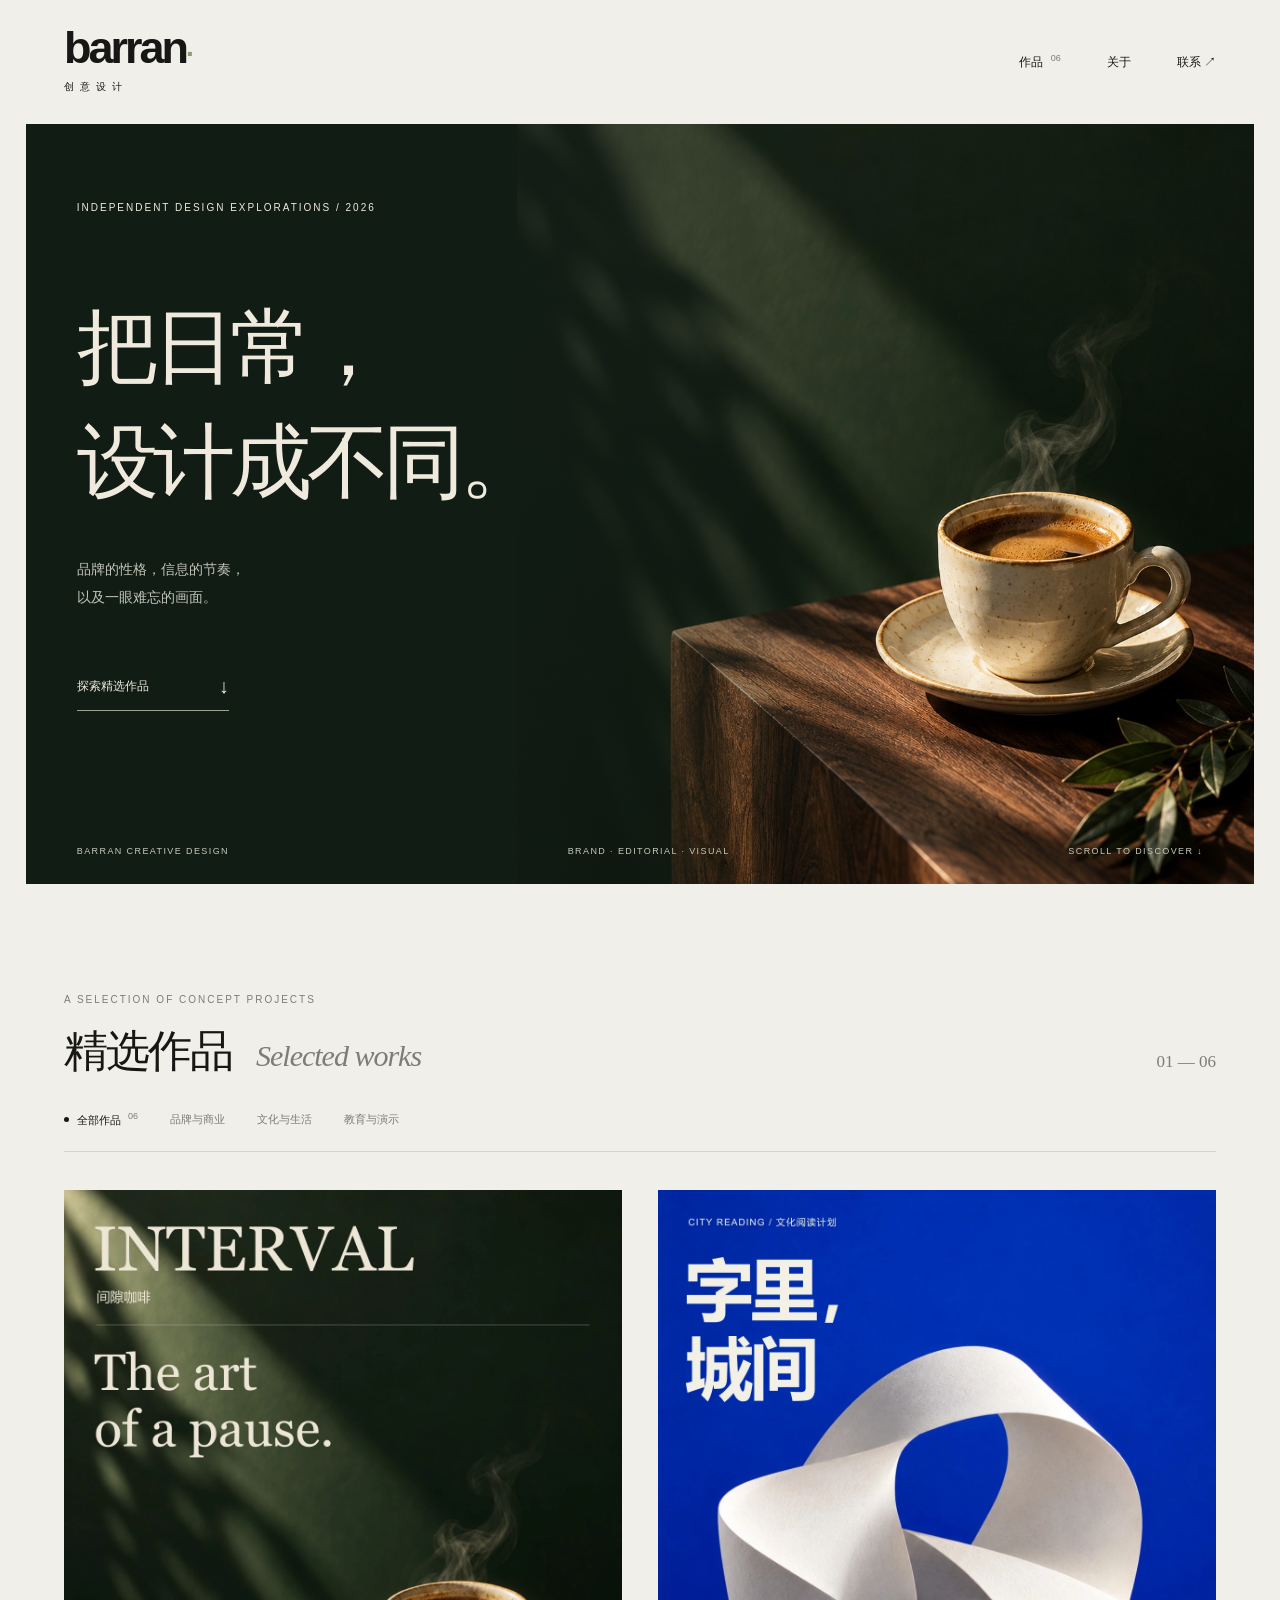
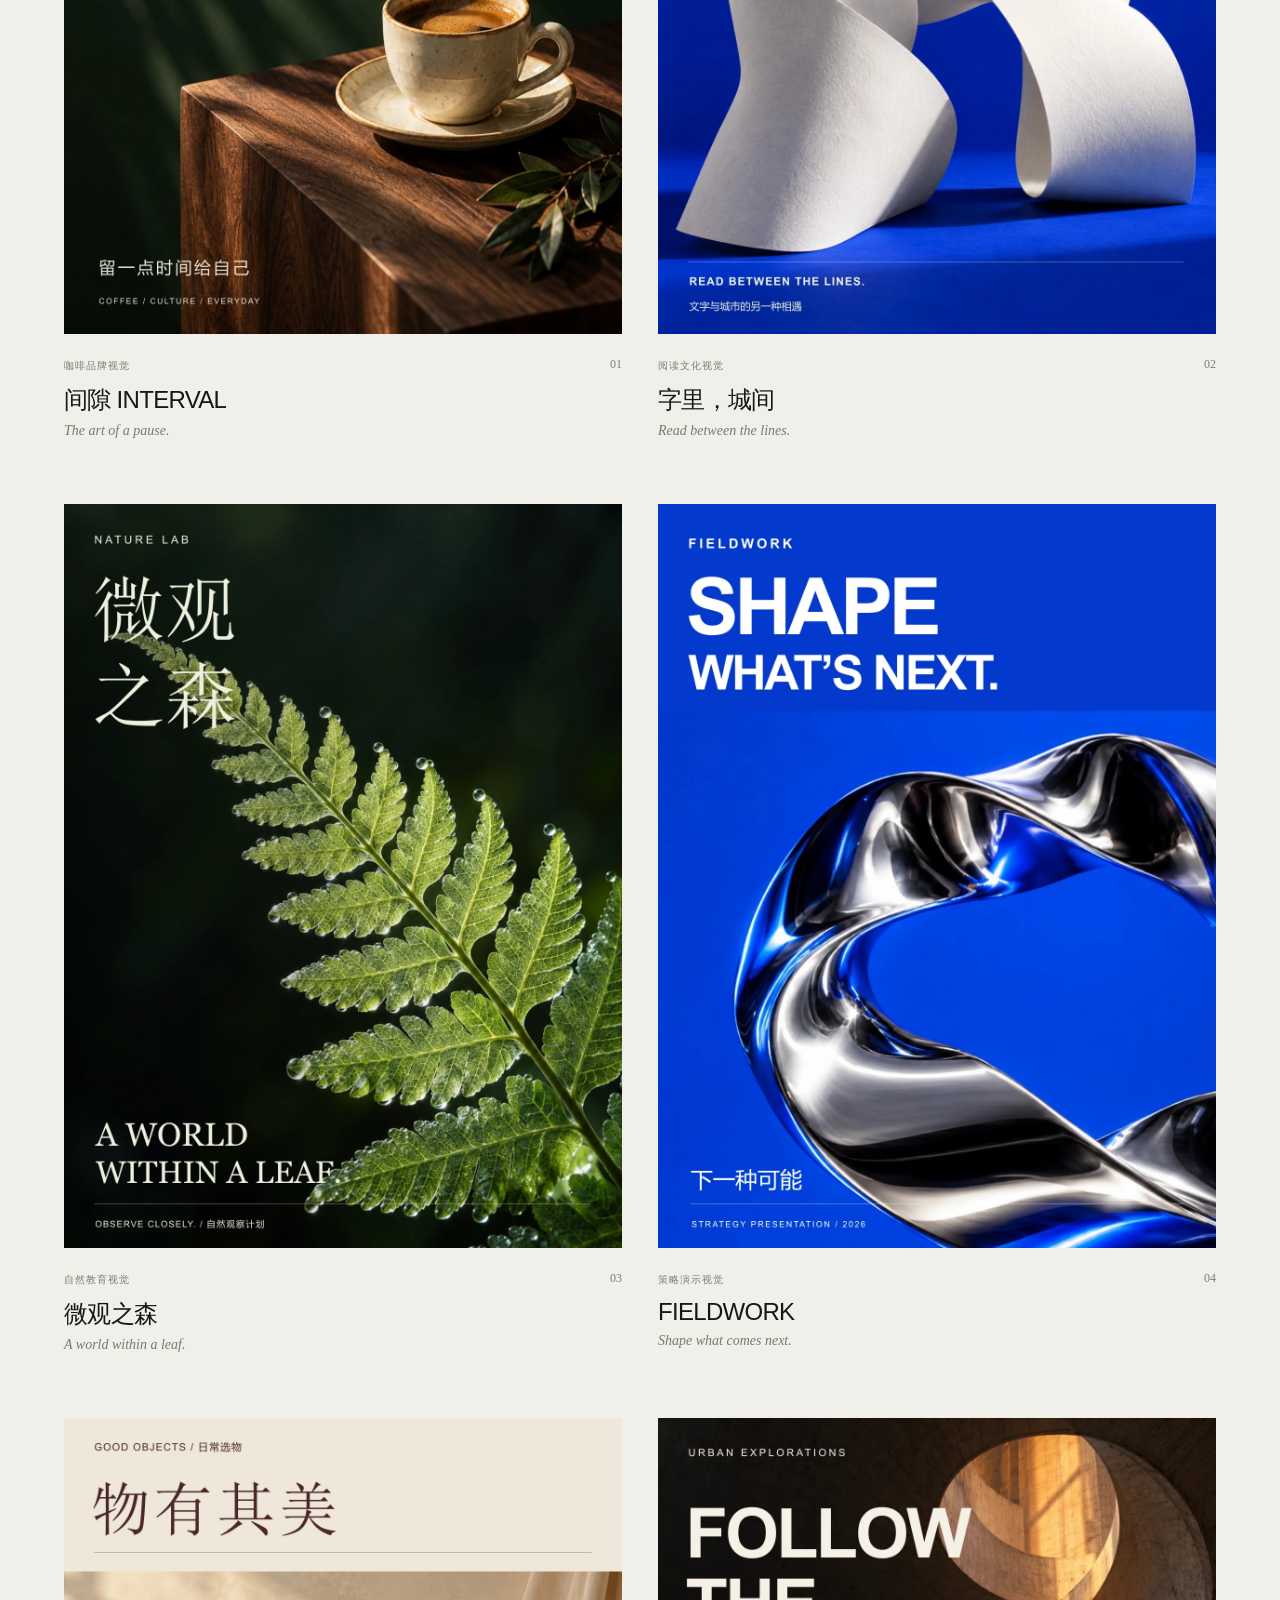
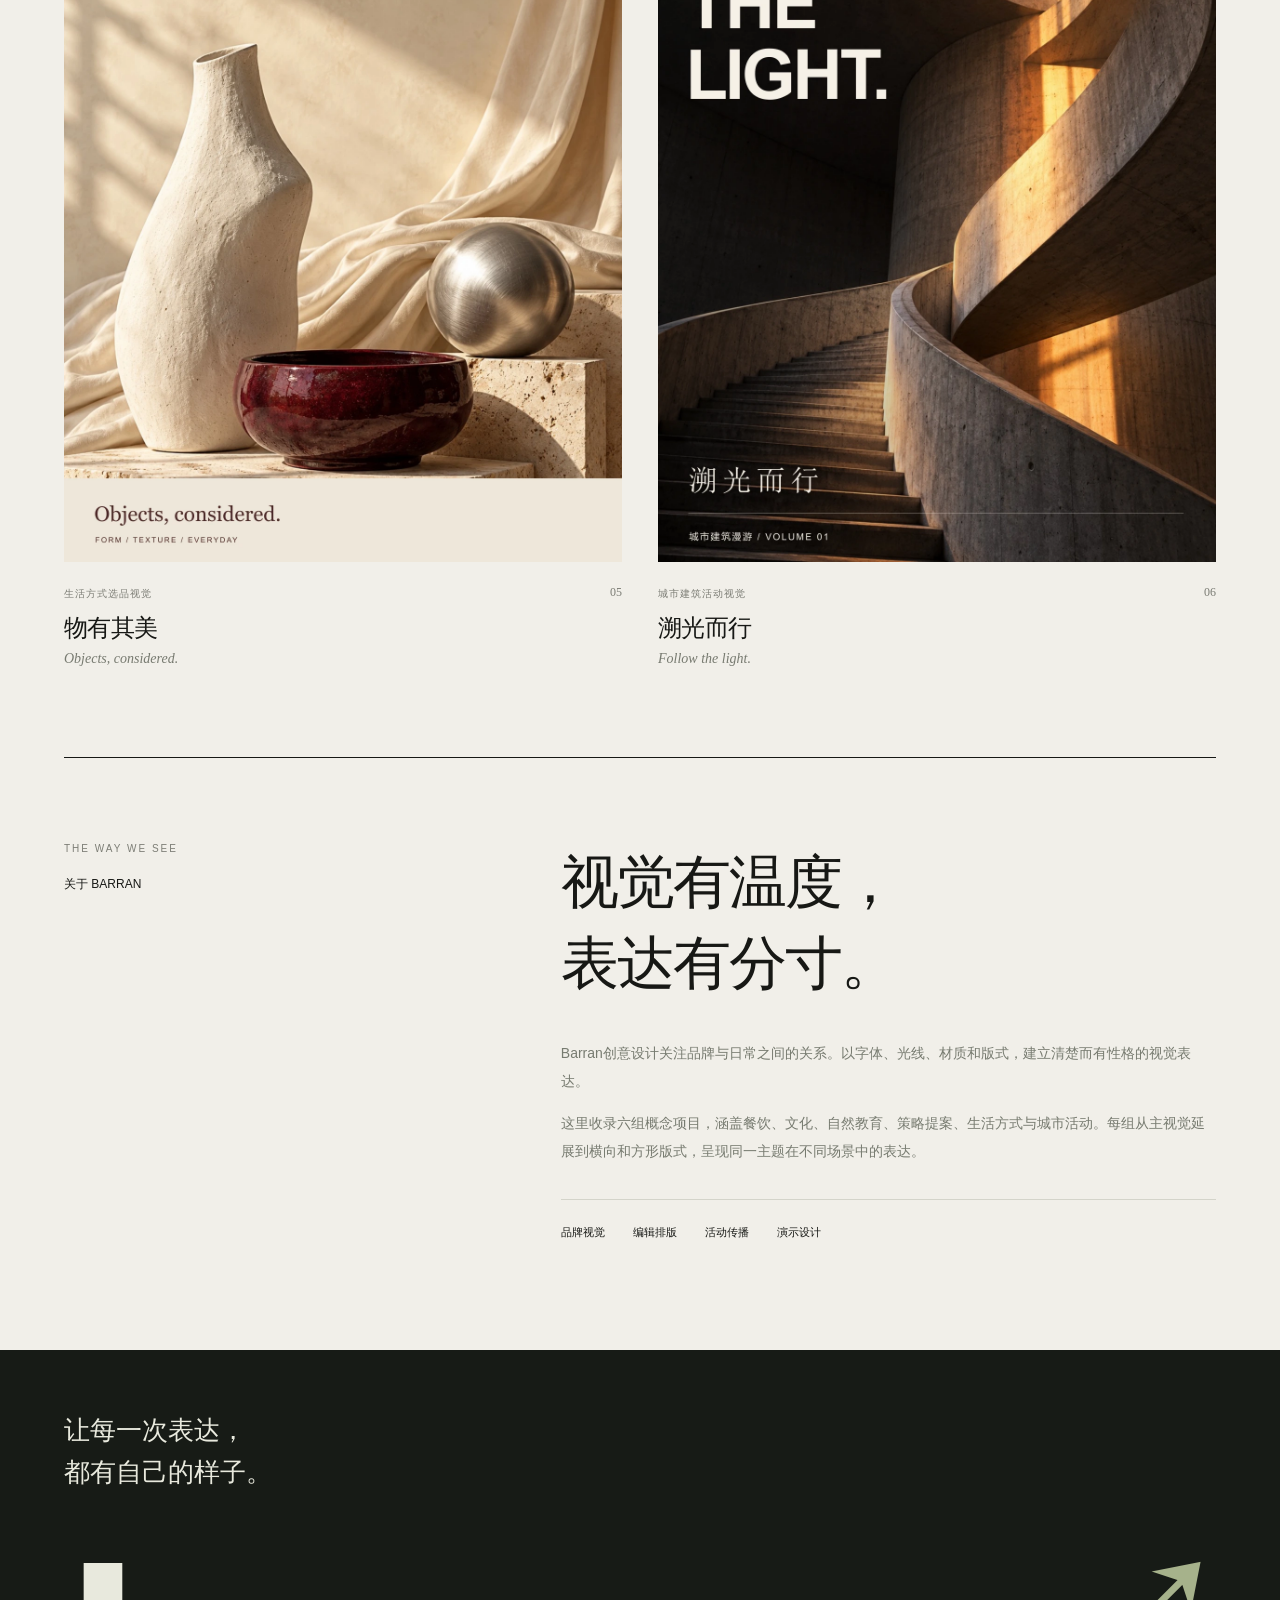
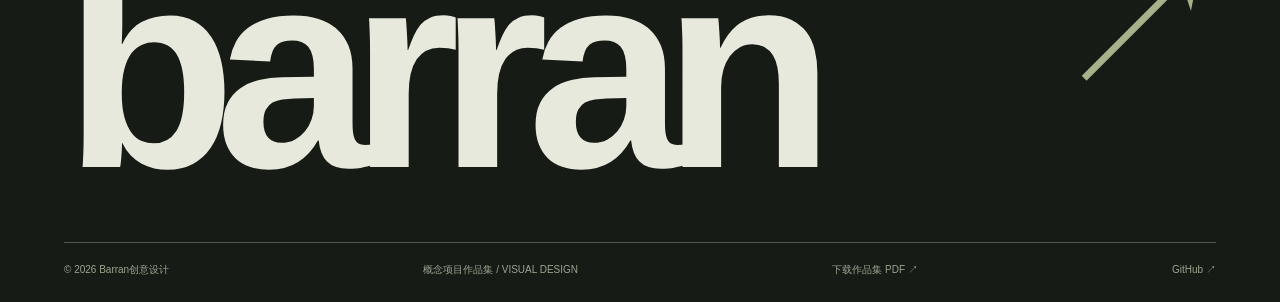
<file: index.html>
<!doctype html><html lang="zh-CN"><head><meta charset="utf-8"><meta name="viewport" content="width=device-width,initial-scale=1"><meta name="description" content="Barran创意设计。品牌视觉、文化活动、生活方式与演示设计作品集。"><meta name="theme-color" content="#151515"><title>精选作品 · Barran创意设计</title><link rel="stylesheet" href="v2.css?v=2"><link rel="icon" href="favicon.svg"></head><body><a class="skip" href="#main">跳到内容</a><header><a class="brand" href="index.html" aria-label="Barran创意设计首页">barran<span>·</span><small>创意设计</small></a><nav aria-label="主要导航"><a href="index.html#works">作品 <sup>06</sup></a><a href="index.html#about">关于</a><a href="index.html#contact">联系 ↗</a></nav></header><main id="main"><section class="hero" id="top"><div class="hero-photo"><img src="assets/v2/coffee-photo.jpg" alt="光线落在咖啡杯与木质台面上" fetchpriority="high"></div><div class="hero-content"><p class="eyebrow">INDEPENDENT DESIGN EXPLORATIONS / 2026</p><h1>把日常，<br><em>设计成不同。</em></h1><p class="hero-caption">品牌的性格，信息的节奏，<br>以及一眼难忘的画面。</p><a class="hero-link" href="#works">探索精选作品 <span>↓</span></a></div><div class="hero-bottom"><span>BARRAN CREATIVE DESIGN</span><span>BRAND · EDITORIAL · VISUAL</span><span>SCROLL TO DISCOVER ↓</span></div></section><section class="works" id="works"><div class="section-head"><div><p class="eyebrow">A SELECTION OF CONCEPT PROJECTS</p><h2>精选作品<span>Selected works</span></h2></div><p class="counter">01 — 06</p></div><div class="filters" role="group" aria-label="按类别筛选作品"><button class="active" data-filter="all" aria-pressed="true">全部作品 <sup>06</sup></button><button data-filter="brand" aria-pressed="false">品牌与商业</button><button data-filter="culture" aria-pressed="false">文化与生活</button><button data-filter="other" aria-pressed="false">教育与演示</button></div><div class="work-grid"><article class="work work-1" data-category="brand"><a class="work-visual" href="coffee.html" style="background:#14271d"><img src="assets/v2/01-coffee-poster.webp" width="1200" height="1600" alt="间隙 INTERVAL主视觉海报" loading="lazy"><span class="work-open" aria-hidden="true">↗</span></a><div class="work-meta"><div><span>咖啡品牌视觉</span><h3><a href="coffee.html">间隙 INTERVAL</a></h3><p>The art of a pause.</p></div><small>01</small></div></article><article class="work work-2" data-category="culture"><a class="work-visual" href="reading.html" style="background:#0735cb"><img src="assets/v2/02-reading-poster.webp" width="1200" height="1600" alt="字里，城间主视觉海报" loading="lazy"><span class="work-open" aria-hidden="true">↗</span></a><div class="work-meta"><div><span>阅读文化视觉</span><h3><a href="reading.html">字里，城间</a></h3><p>Read between the lines.</p></div><small>02</small></div></article><article class="work work-3" data-category="other"><a class="work-visual" href="learning.html" style="background:#0b1b14"><img src="assets/v2/03-learning-poster.webp" width="1200" height="1600" alt="微观之森主视觉海报" loading="lazy"><span class="work-open" aria-hidden="true">↗</span></a><div class="work-meta"><div><span>自然教育视觉</span><h3><a href="learning.html">微观之森</a></h3><p>A world within a leaf.</p></div><small>03</small></div></article><article class="work work-4" data-category="other"><a class="work-visual" href="business.html" style="background:#0441e8"><img src="assets/v2/04-business-poster.webp" width="1200" height="1600" alt="FIELDWORK主视觉海报" loading="lazy"><span class="work-open" aria-hidden="true">↗</span></a><div class="work-meta"><div><span>策略演示视觉</span><h3><a href="business.html">FIELDWORK</a></h3><p>Shape what comes next.</p></div><small>04</small></div></article><article class="work work-5" data-category="brand"><a class="work-visual" href="market.html" style="background:#eee7d9"><img src="assets/v2/05-market-poster.webp" width="1200" height="1600" alt="物有其美主视觉海报" loading="lazy"><span class="work-open" aria-hidden="true">↗</span></a><div class="work-meta"><div><span>生活方式选品视觉</span><h3><a href="market.html">物有其美</a></h3><p>Objects, considered.</p></div><small>05</small></div></article><article class="work work-6" data-category="culture"><a class="work-visual" href="walk.html" style="background:#27221d"><img src="assets/v2/06-walk-poster.webp" width="1200" height="1600" alt="溯光而行主视觉海报" loading="lazy"><span class="work-open" aria-hidden="true">↗</span></a><div class="work-meta"><div><span>城市建筑活动视觉</span><h3><a href="walk.html">溯光而行</a></h3><p>Follow the light.</p></div><small>06</small></div></article></div></section><section class="about" id="about"><div class="about-label"><p class="eyebrow">THE WAY WE SEE</p><span>关于 BARRAN</span></div><div><h2>视觉有温度，<br>表达有分寸。</h2><p>Barran创意设计关注品牌与日常之间的关系。以字体、光线、材质和版式，建立清楚而有性格的视觉表达。</p><p>这里收录六组概念项目，涵盖餐饮、文化、自然教育、策略提案、生活方式与城市活动。每组从主视觉延展到横向和方形版式，呈现同一主题在不同场景中的表达。</p><div class="about-services"><span>品牌视觉</span><span>编辑排版</span><span>活动传播</span><span>演示设计</span></div></div></section></main><footer id="contact"><p class="footer-intro">让每一次表达，<br>都有自己的样子。</p><a class="footer-brand" href="index.html">barran<span>↗</span></a><div class="footer-bottom"><p>© 2026 Barran创意设计</p><p>概念项目作品集 / VISUAL DESIGN</p><a href="downloads/Barran-Portfolio-2026.pdf" target="_blank" rel="noreferrer">下载作品集 PDF ↗</a><a href="https://github.com/Barran-Sorain/barran-portfolio" target="_blank" rel="noreferrer">GitHub ↗</a></div></footer><script src="app.js?v=2"></script></body></html>
</file>
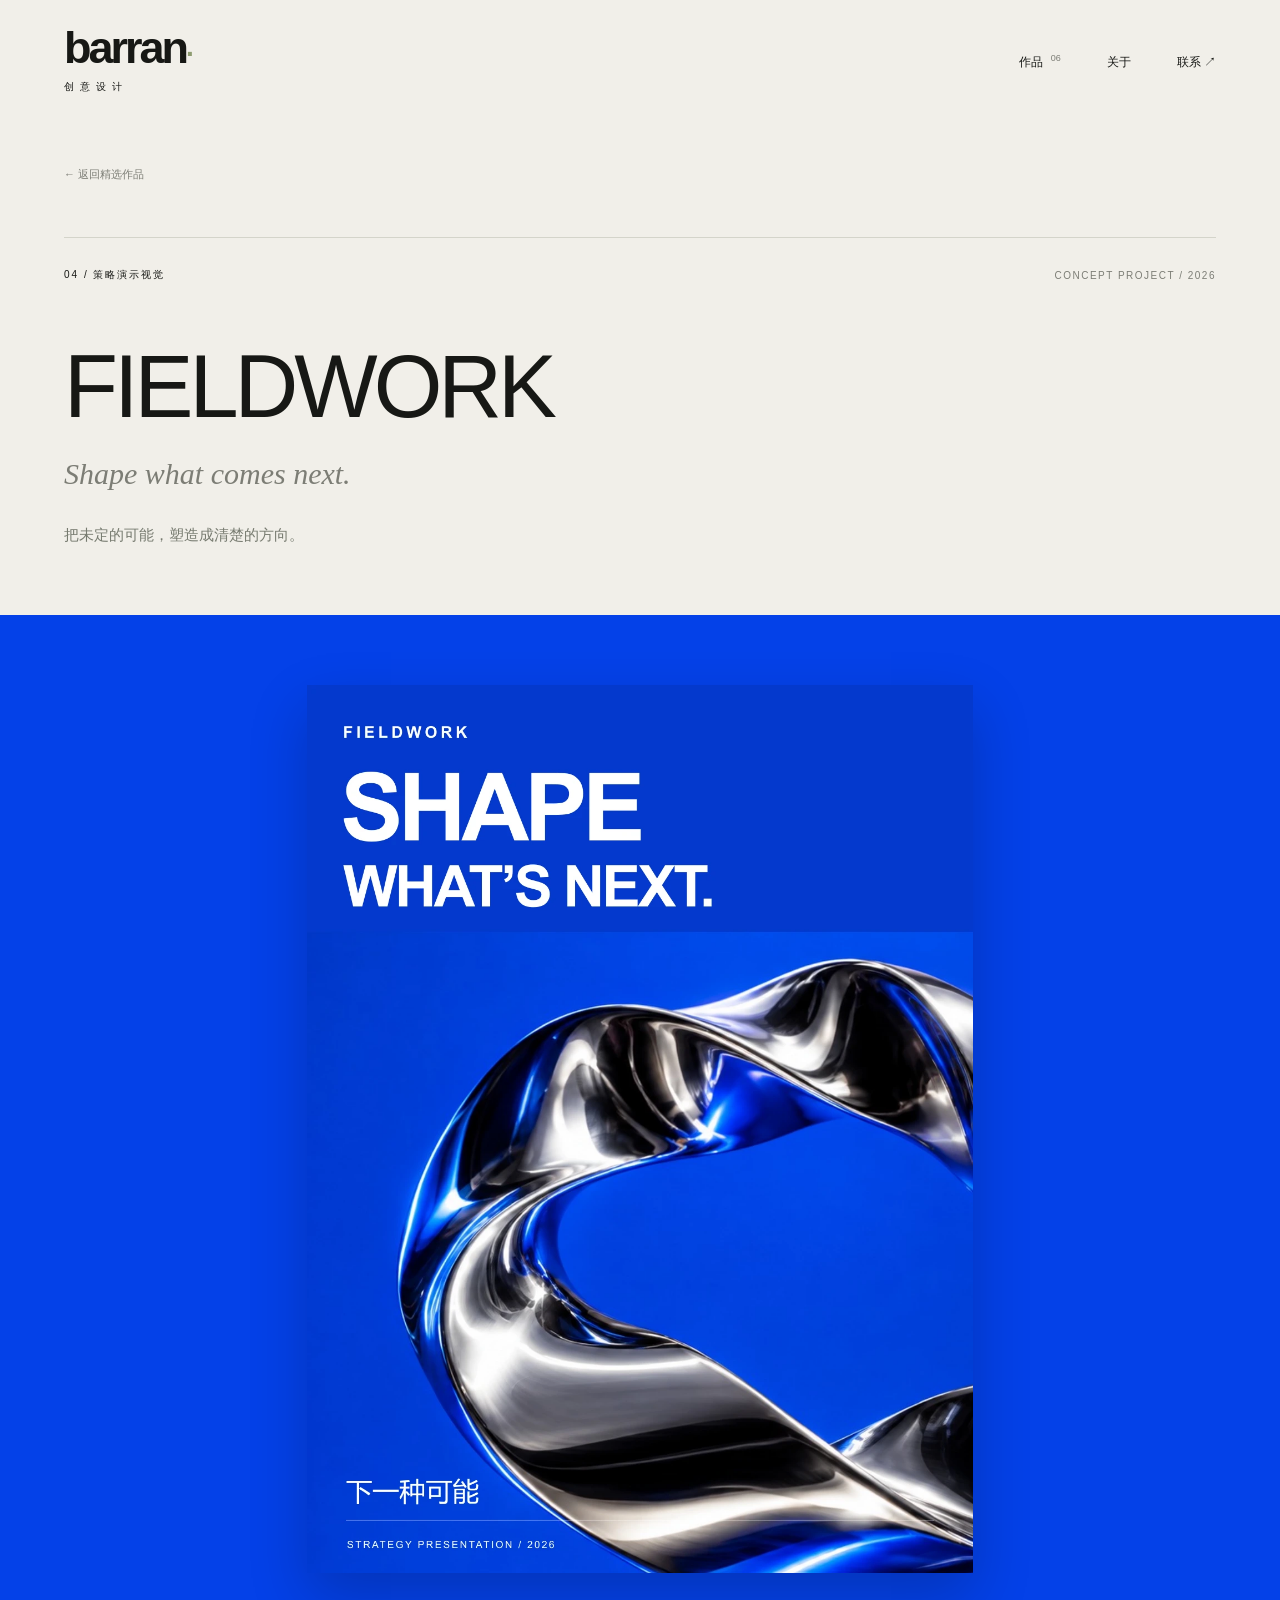
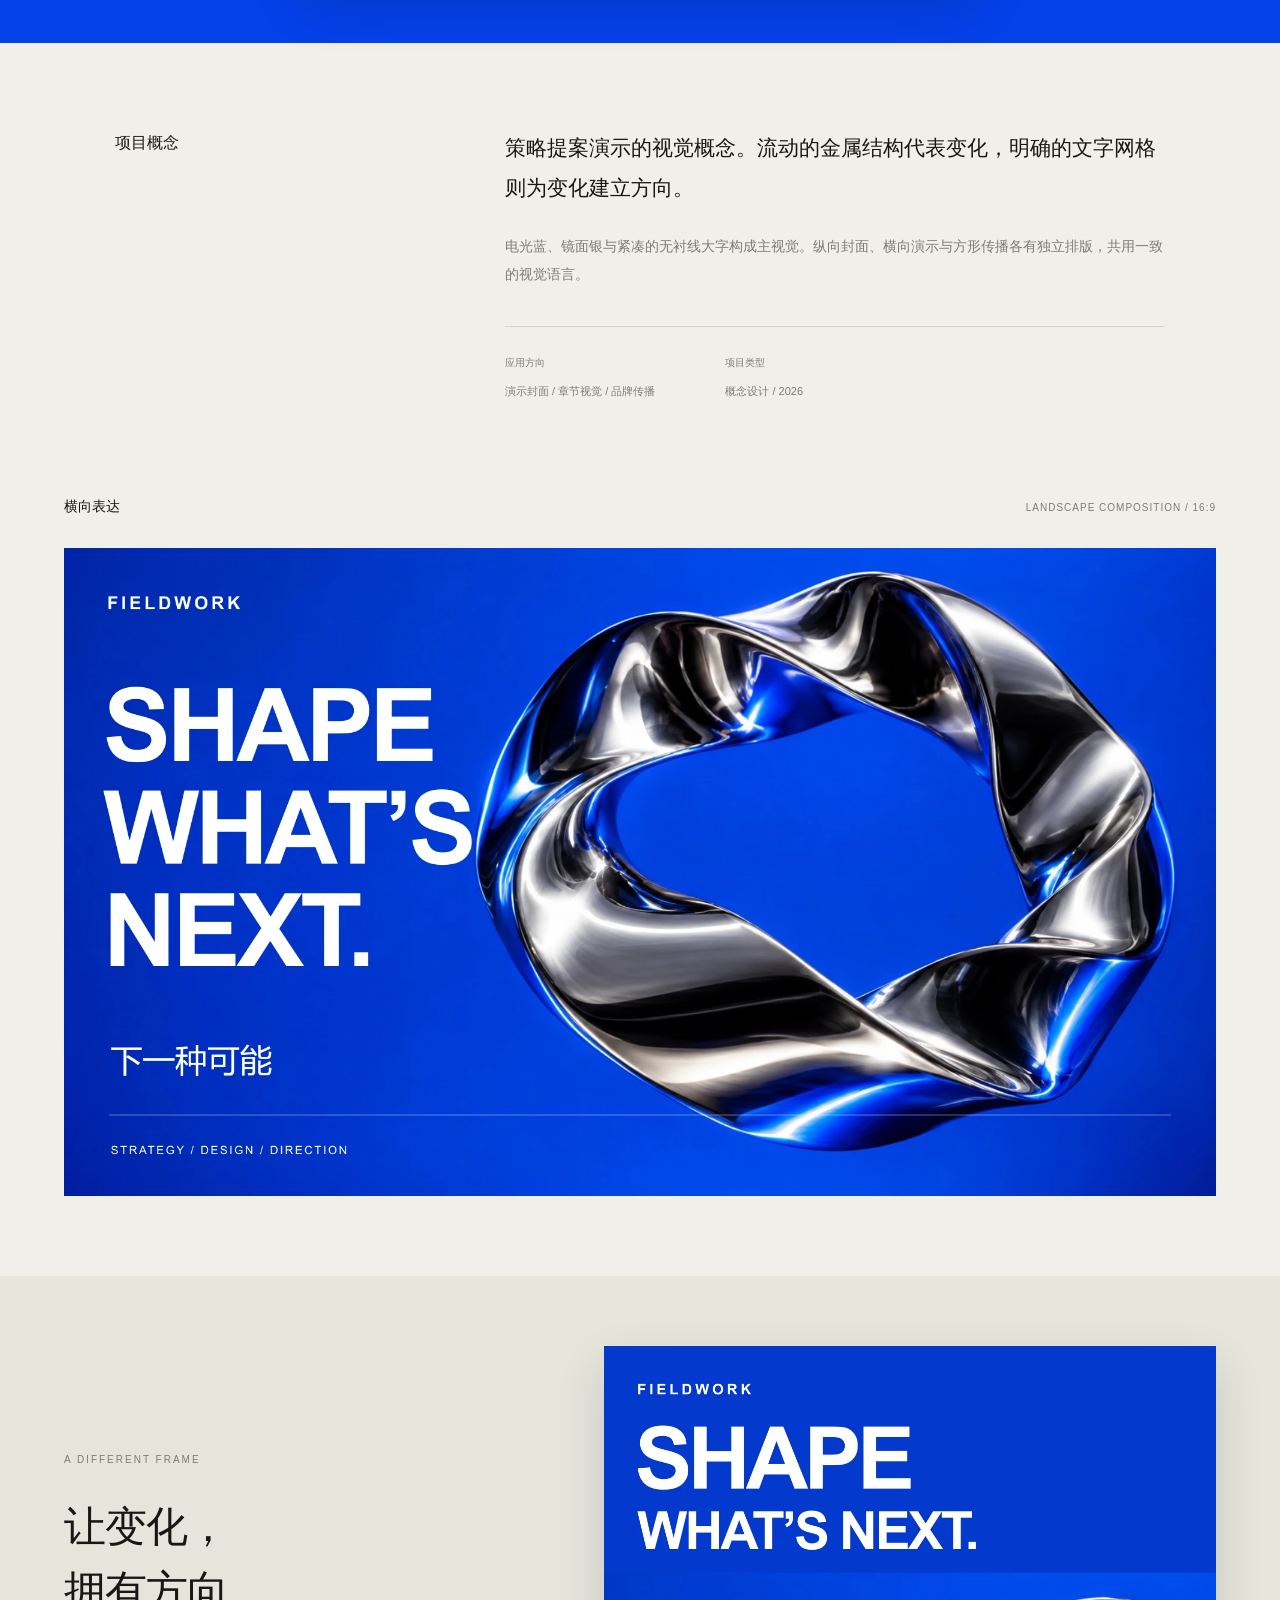
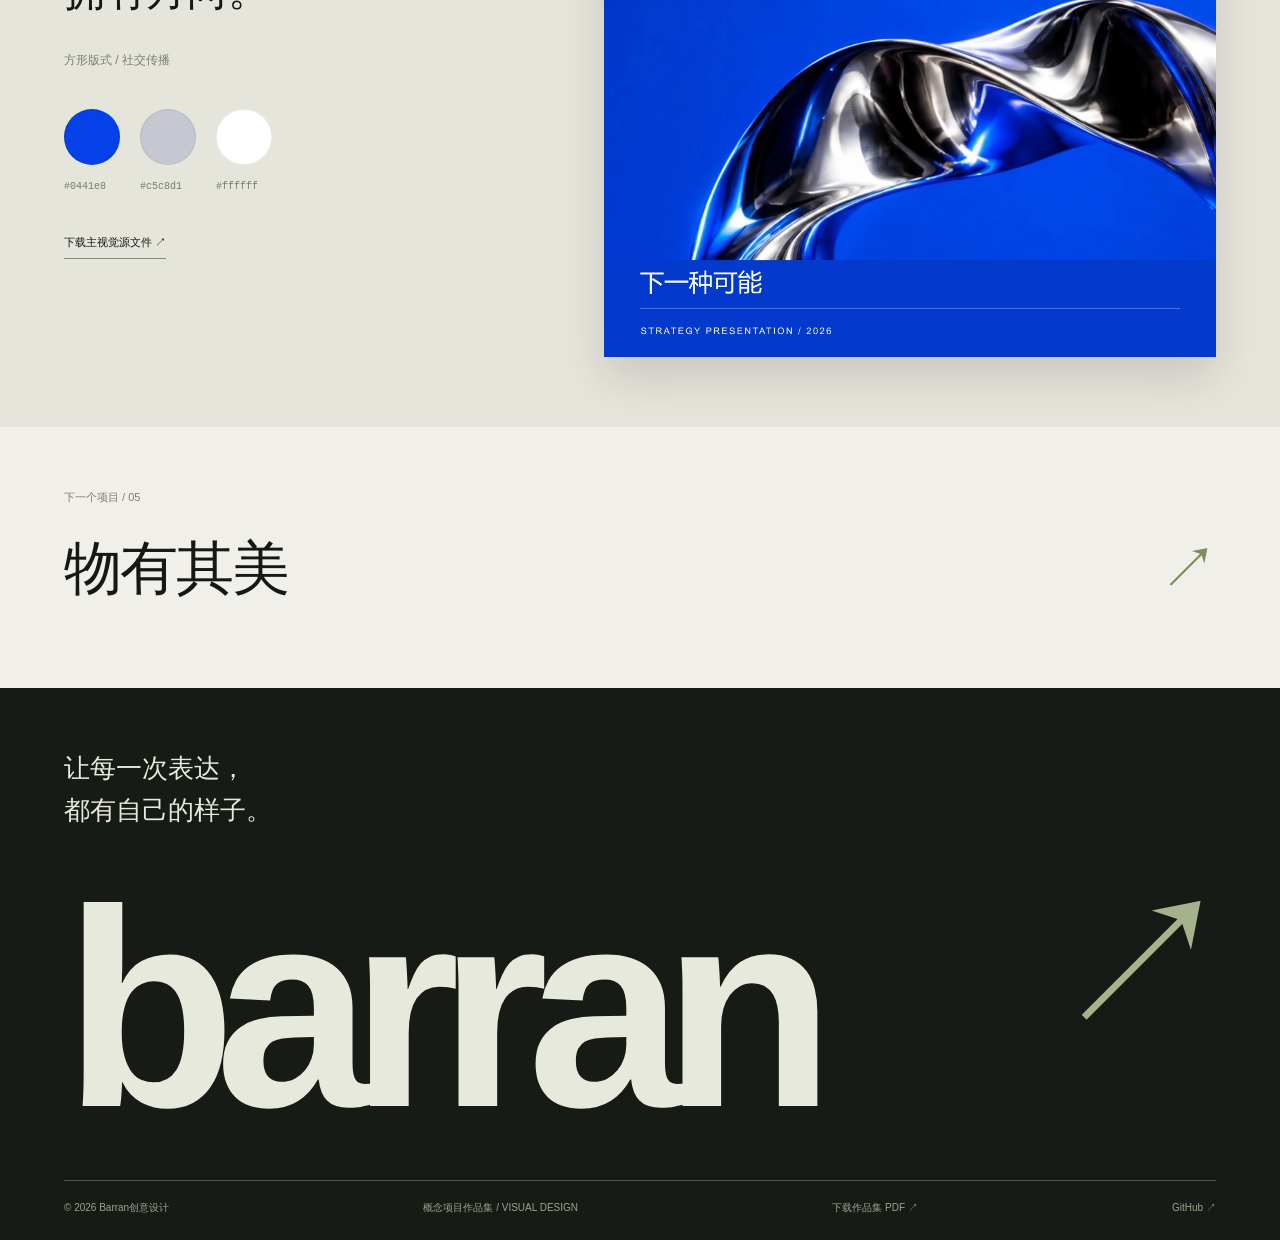
<file: business.html>
<!doctype html><html lang="zh-CN"><head><meta charset="utf-8"><meta name="viewport" content="width=device-width,initial-scale=1"><meta name="description" content="Barran创意设计。品牌视觉、文化活动、生活方式与演示设计作品集。"><meta name="theme-color" content="#151515"><title>FIELDWORK · Barran创意设计</title><link rel="stylesheet" href="v2.css?v=2"><link rel="icon" href="favicon.svg"></head><body><a class="skip" href="#main">跳到内容</a><header><a class="brand" href="index.html" aria-label="Barran创意设计首页">barran<span>·</span><small>创意设计</small></a><nav aria-label="主要导航"><a href="index.html#works">作品 <sup>06</sup></a><a href="index.html#about">关于</a><a href="index.html#contact">联系 ↗</a></nav></header><main id="main"><section class="case-heading" id="top"><a class="back" href="index.html#works">← 返回精选作品</a><div class="case-topline"><p class="eyebrow">04 / 策略演示视觉</p><p>CONCEPT PROJECT / 2026</p></div><h1>FIELDWORK</h1><p class="case-english">Shape what comes next.</p><p class="case-deck">把未定的可能，塑造成清楚的方向。</p></section><section class="case-hero" style="--case-bg:#0441e8"><img src="assets/v2/04-business-poster.webp" alt="FIELDWORK纵版主视觉" width="1200" height="1600"></section><section class="project-copy"><h2>项目概念</h2><div><p class="lead">策略提案演示的视觉概念。流动的金属结构代表变化，明确的文字网格则为变化建立方向。</p><p>电光蓝、镜面银与紧凑的无衬线大字构成主视觉。纵向封面、横向演示与方形传播各有独立排版，共用一致的视觉语言。</p><div class="project-meta"><div><small>应用方向</small><p>演示封面 / 章节视觉 / 品牌传播</p></div><div><small>项目类型</small><p>概念设计 / 2026</p></div></div></div></section><section class="application"><div class="application-label"><h2>横向表达</h2><p>LANDSCAPE COMPOSITION / 16:9</p></div><img src="assets/v2/04-business-wide.webp" alt="FIELDWORK横向版式" width="1920" height="1080" loading="lazy"></section><section class="square-section" style="--case-bg:#0441e8"><div><p class="eyebrow">A DIFFERENT FRAME</p><h2>让变化，<br>拥有方向。</h2><p>方形版式 / 社交传播</p><div class="palette"><span style="--swatch:#0441e8"><i></i><code>#0441e8</code></span><span style="--swatch:#c5c8d1"><i></i><code>#c5c8d1</code></span><span style="--swatch:#ffffff"><i></i><code>#ffffff</code></span></div><a class="download" href="assets/v2/04-business-poster.svg" download>下载主视觉源文件 ↗</a></div><img src="assets/v2/04-business-square.webp" alt="FIELDWORK方形传播版式" width="1200" height="1200" loading="lazy"></section><a class="next-case" href="market.html"><span>下一个项目 / 05</span><h2>物有其美<i>↗</i></h2></a></main><footer id="contact"><p class="footer-intro">让每一次表达，<br>都有自己的样子。</p><a class="footer-brand" href="index.html">barran<span>↗</span></a><div class="footer-bottom"><p>© 2026 Barran创意设计</p><p>概念项目作品集 / VISUAL DESIGN</p><a href="downloads/Barran-Portfolio-2026.pdf" target="_blank" rel="noreferrer">下载作品集 PDF ↗</a><a href="https://github.com/Barran-Sorain/barran-portfolio" target="_blank" rel="noreferrer">GitHub ↗</a></div></footer><script src="app.js?v=2"></script></body></html>
</file>
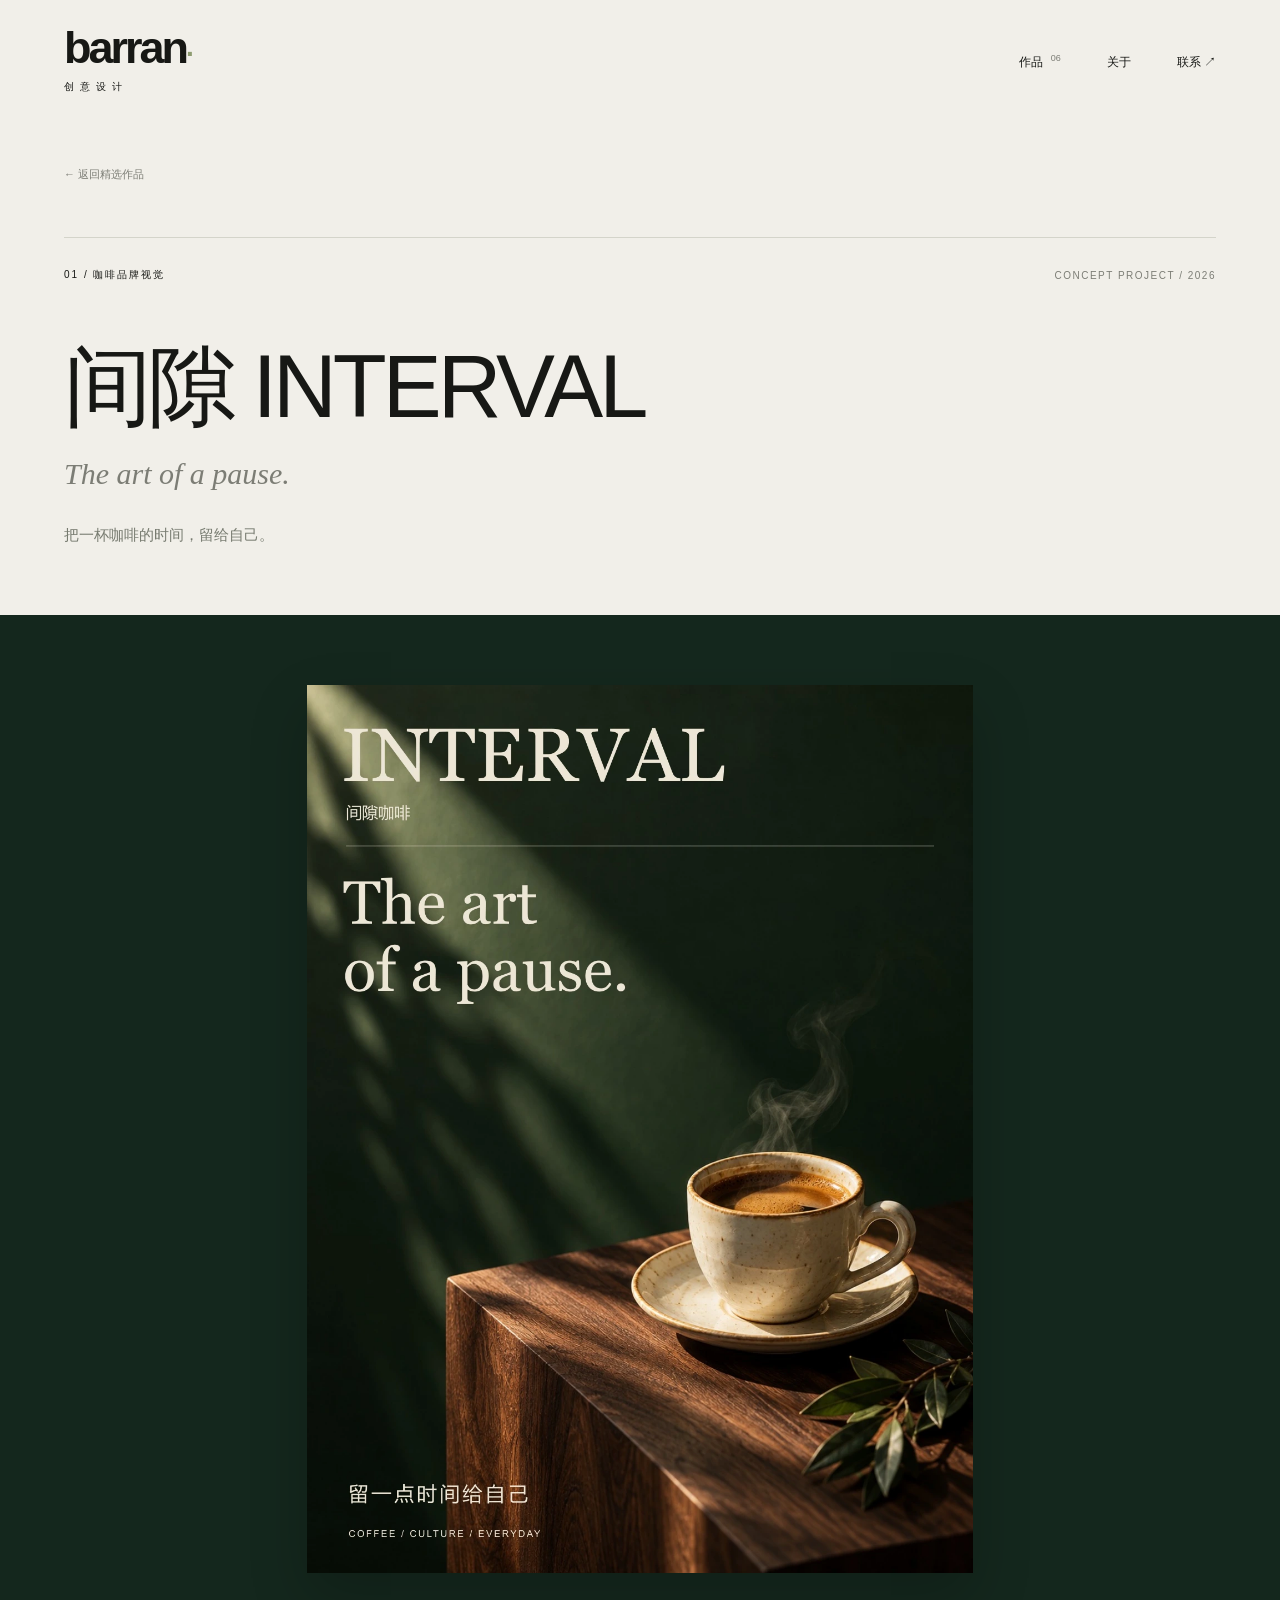
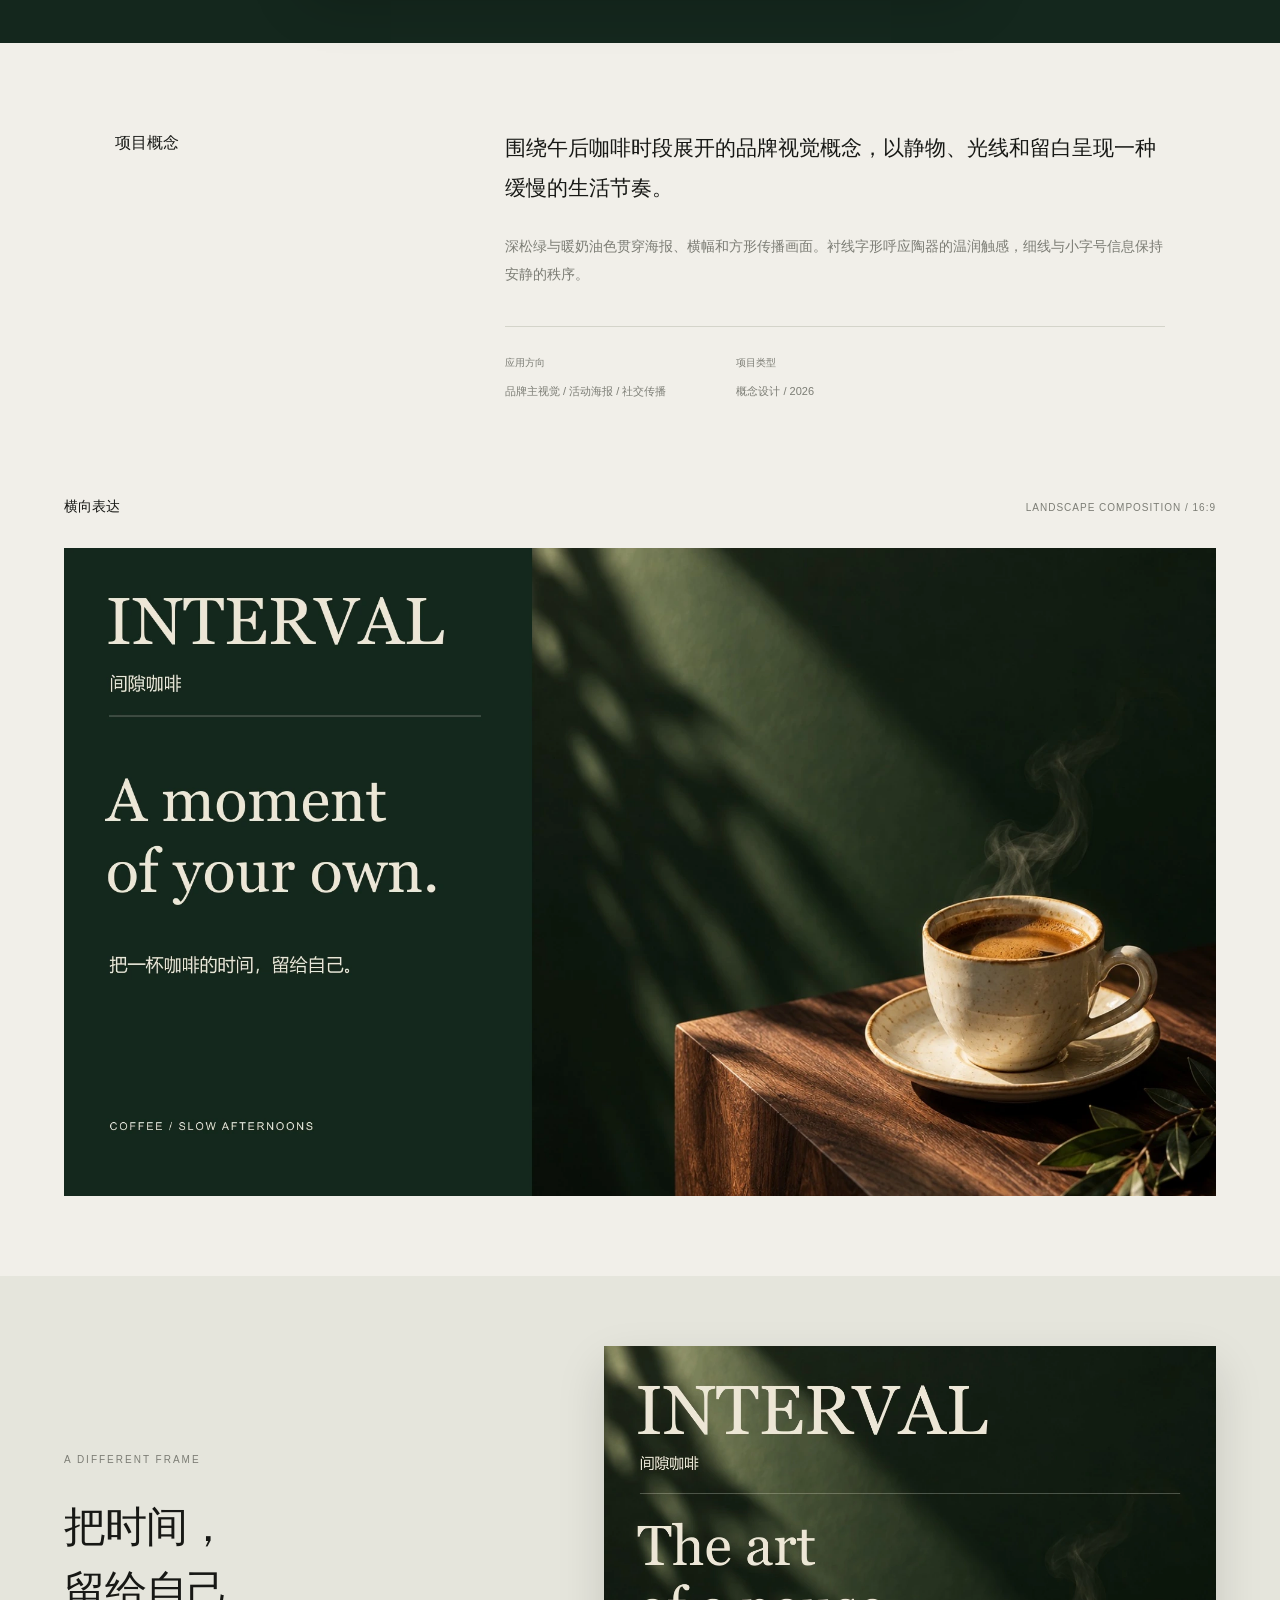
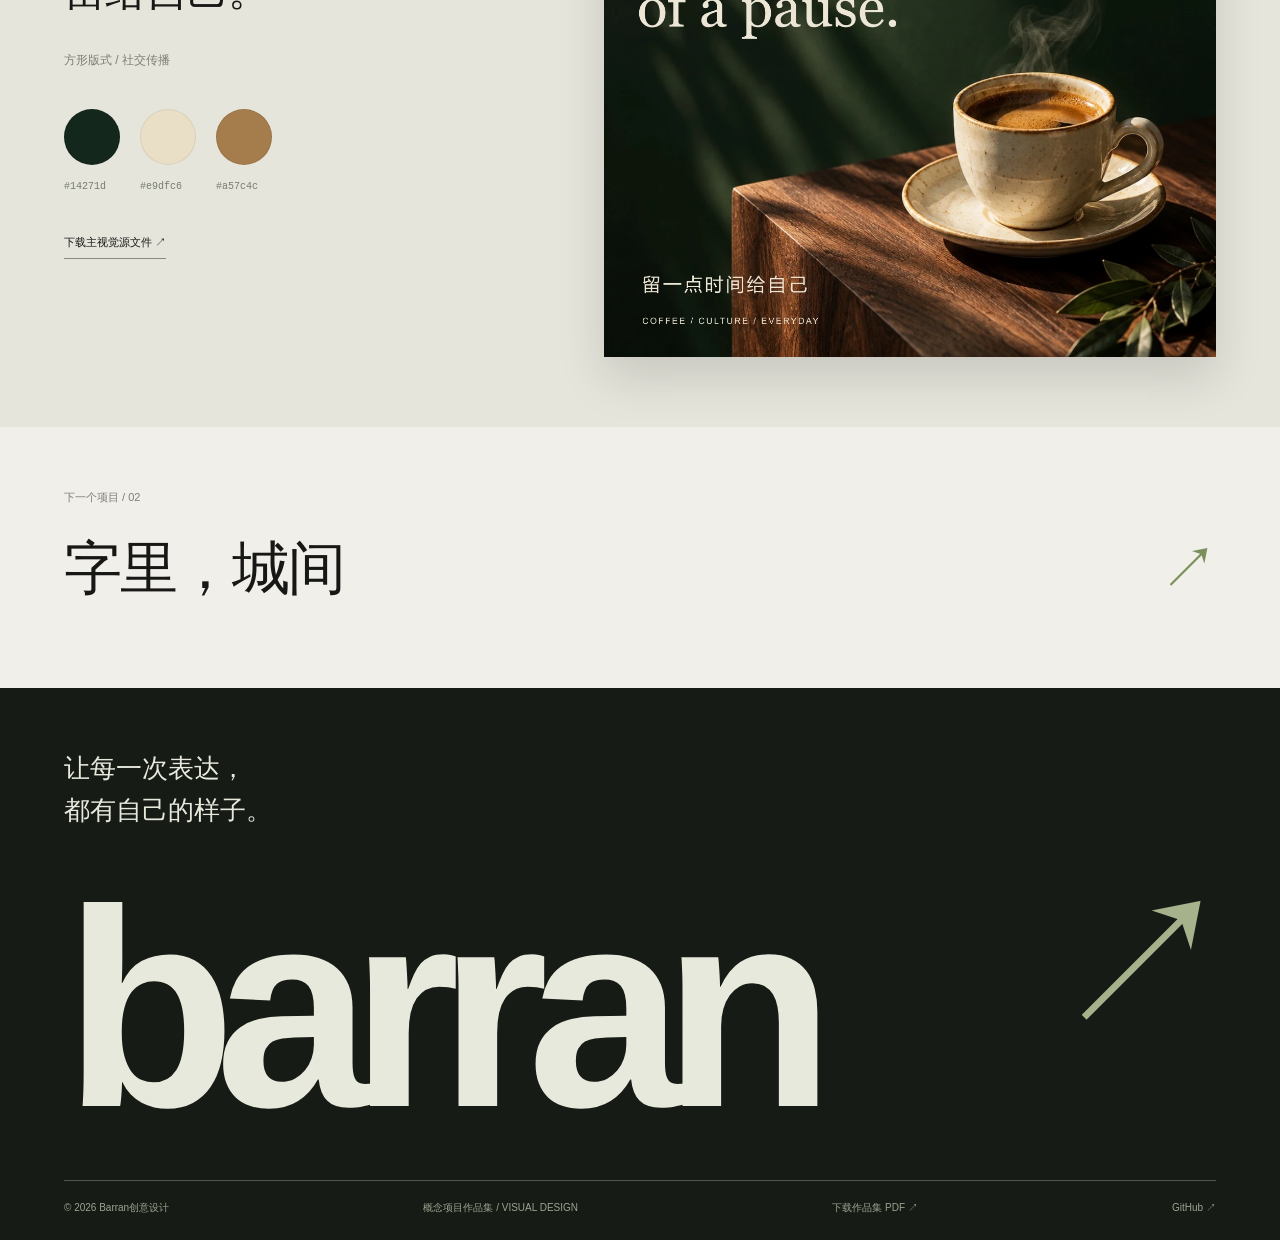
<file: coffee.html>
<!doctype html><html lang="zh-CN"><head><meta charset="utf-8"><meta name="viewport" content="width=device-width,initial-scale=1"><meta name="description" content="Barran创意设计。品牌视觉、文化活动、生活方式与演示设计作品集。"><meta name="theme-color" content="#151515"><title>间隙 INTERVAL · Barran创意设计</title><link rel="stylesheet" href="v2.css?v=2"><link rel="icon" href="favicon.svg"></head><body><a class="skip" href="#main">跳到内容</a><header><a class="brand" href="index.html" aria-label="Barran创意设计首页">barran<span>·</span><small>创意设计</small></a><nav aria-label="主要导航"><a href="index.html#works">作品 <sup>06</sup></a><a href="index.html#about">关于</a><a href="index.html#contact">联系 ↗</a></nav></header><main id="main"><section class="case-heading" id="top"><a class="back" href="index.html#works">← 返回精选作品</a><div class="case-topline"><p class="eyebrow">01 / 咖啡品牌视觉</p><p>CONCEPT PROJECT / 2026</p></div><h1>间隙 INTERVAL</h1><p class="case-english">The art of a pause.</p><p class="case-deck">把一杯咖啡的时间，留给自己。</p></section><section class="case-hero" style="--case-bg:#14271d"><img src="assets/v2/01-coffee-poster.webp" alt="间隙 INTERVAL纵版主视觉" width="1200" height="1600"></section><section class="project-copy"><h2>项目概念</h2><div><p class="lead">围绕午后咖啡时段展开的品牌视觉概念，以静物、光线和留白呈现一种缓慢的生活节奏。</p><p>深松绿与暖奶油色贯穿海报、横幅和方形传播画面。衬线字形呼应陶器的温润触感，细线与小字号信息保持安静的秩序。</p><div class="project-meta"><div><small>应用方向</small><p>品牌主视觉 / 活动海报 / 社交传播</p></div><div><small>项目类型</small><p>概念设计 / 2026</p></div></div></div></section><section class="application"><div class="application-label"><h2>横向表达</h2><p>LANDSCAPE COMPOSITION / 16:9</p></div><img src="assets/v2/01-coffee-wide.webp" alt="间隙 INTERVAL横向版式" width="1920" height="1080" loading="lazy"></section><section class="square-section" style="--case-bg:#14271d"><div><p class="eyebrow">A DIFFERENT FRAME</p><h2>把时间，<br>留给自己。</h2><p>方形版式 / 社交传播</p><div class="palette"><span style="--swatch:#14271d"><i></i><code>#14271d</code></span><span style="--swatch:#e9dfc6"><i></i><code>#e9dfc6</code></span><span style="--swatch:#a57c4c"><i></i><code>#a57c4c</code></span></div><a class="download" href="assets/v2/01-coffee-poster.svg" download>下载主视觉源文件 ↗</a></div><img src="assets/v2/01-coffee-square.webp" alt="间隙 INTERVAL方形传播版式" width="1200" height="1200" loading="lazy"></section><a class="next-case" href="reading.html"><span>下一个项目 / 02</span><h2>字里，城间<i>↗</i></h2></a></main><footer id="contact"><p class="footer-intro">让每一次表达，<br>都有自己的样子。</p><a class="footer-brand" href="index.html">barran<span>↗</span></a><div class="footer-bottom"><p>© 2026 Barran创意设计</p><p>概念项目作品集 / VISUAL DESIGN</p><a href="downloads/Barran-Portfolio-2026.pdf" target="_blank" rel="noreferrer">下载作品集 PDF ↗</a><a href="https://github.com/Barran-Sorain/barran-portfolio" target="_blank" rel="noreferrer">GitHub ↗</a></div></footer><script src="app.js?v=2"></script></body></html>
</file>
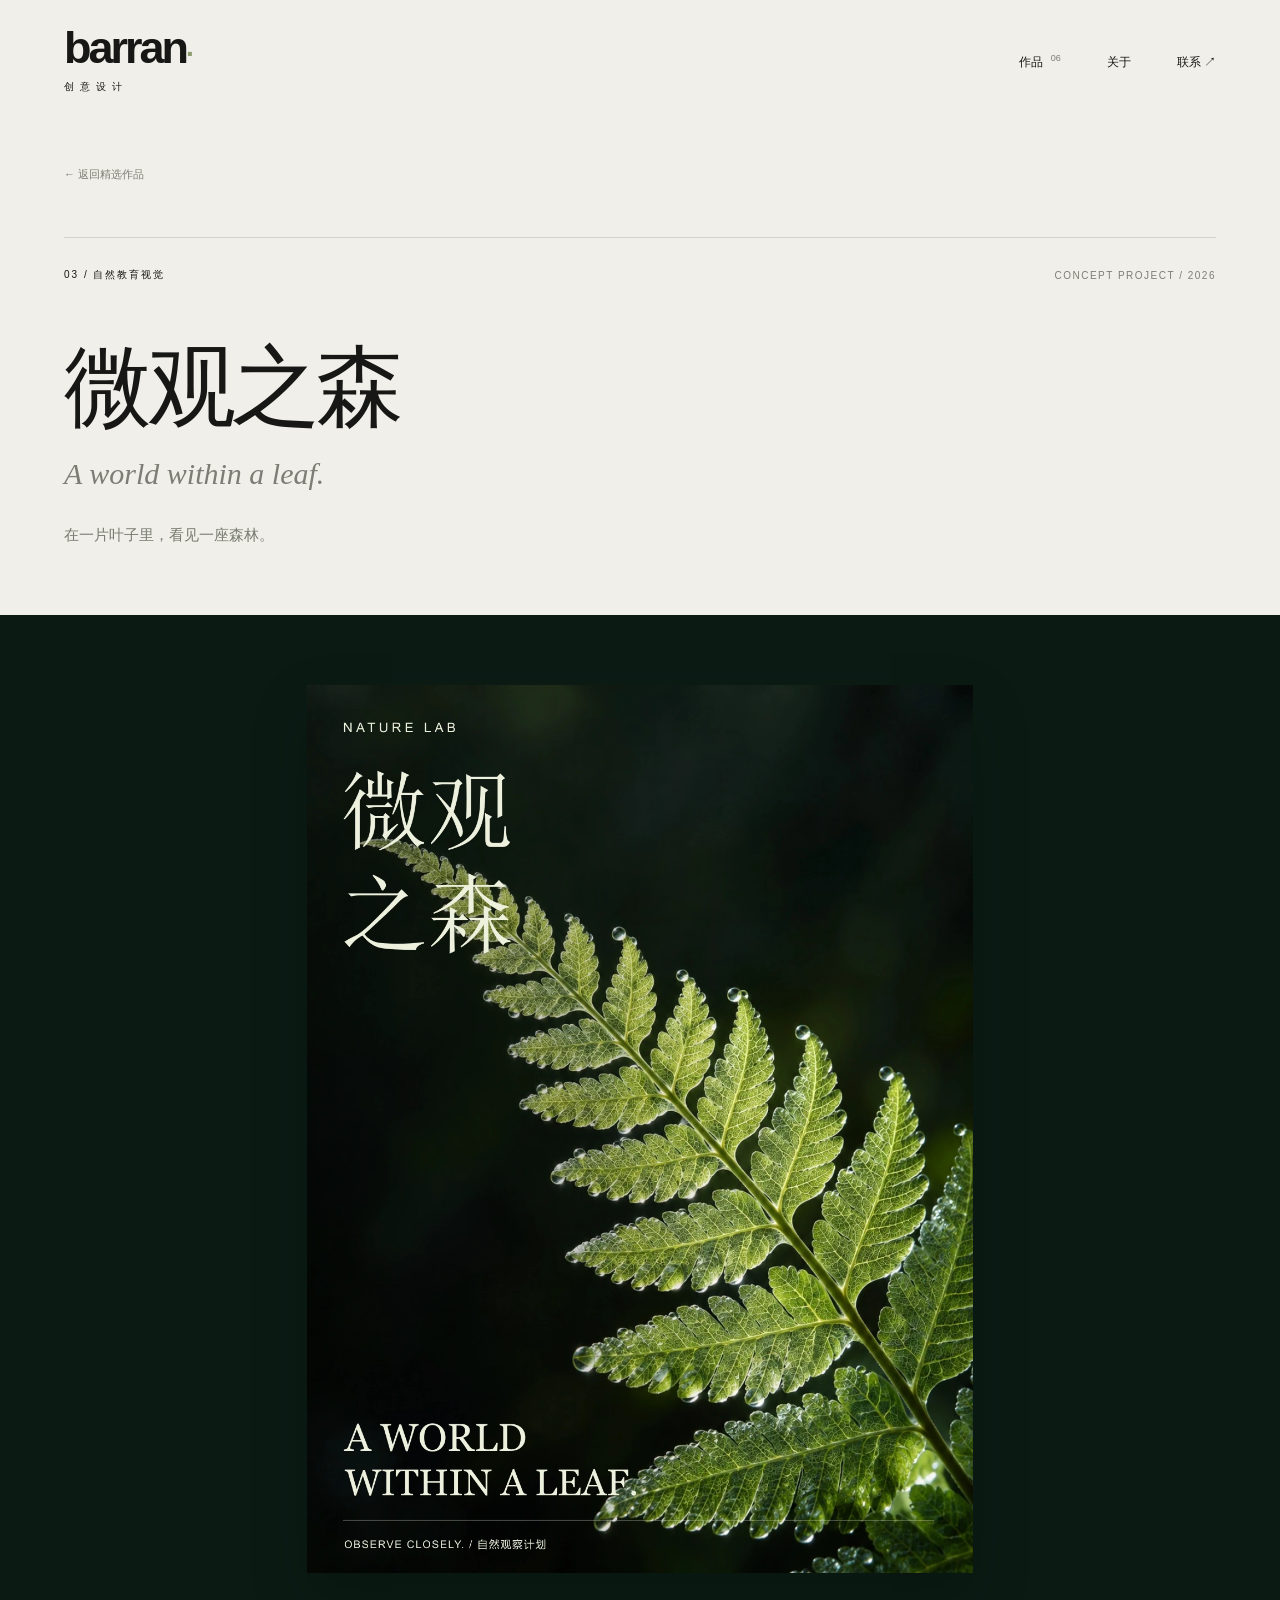
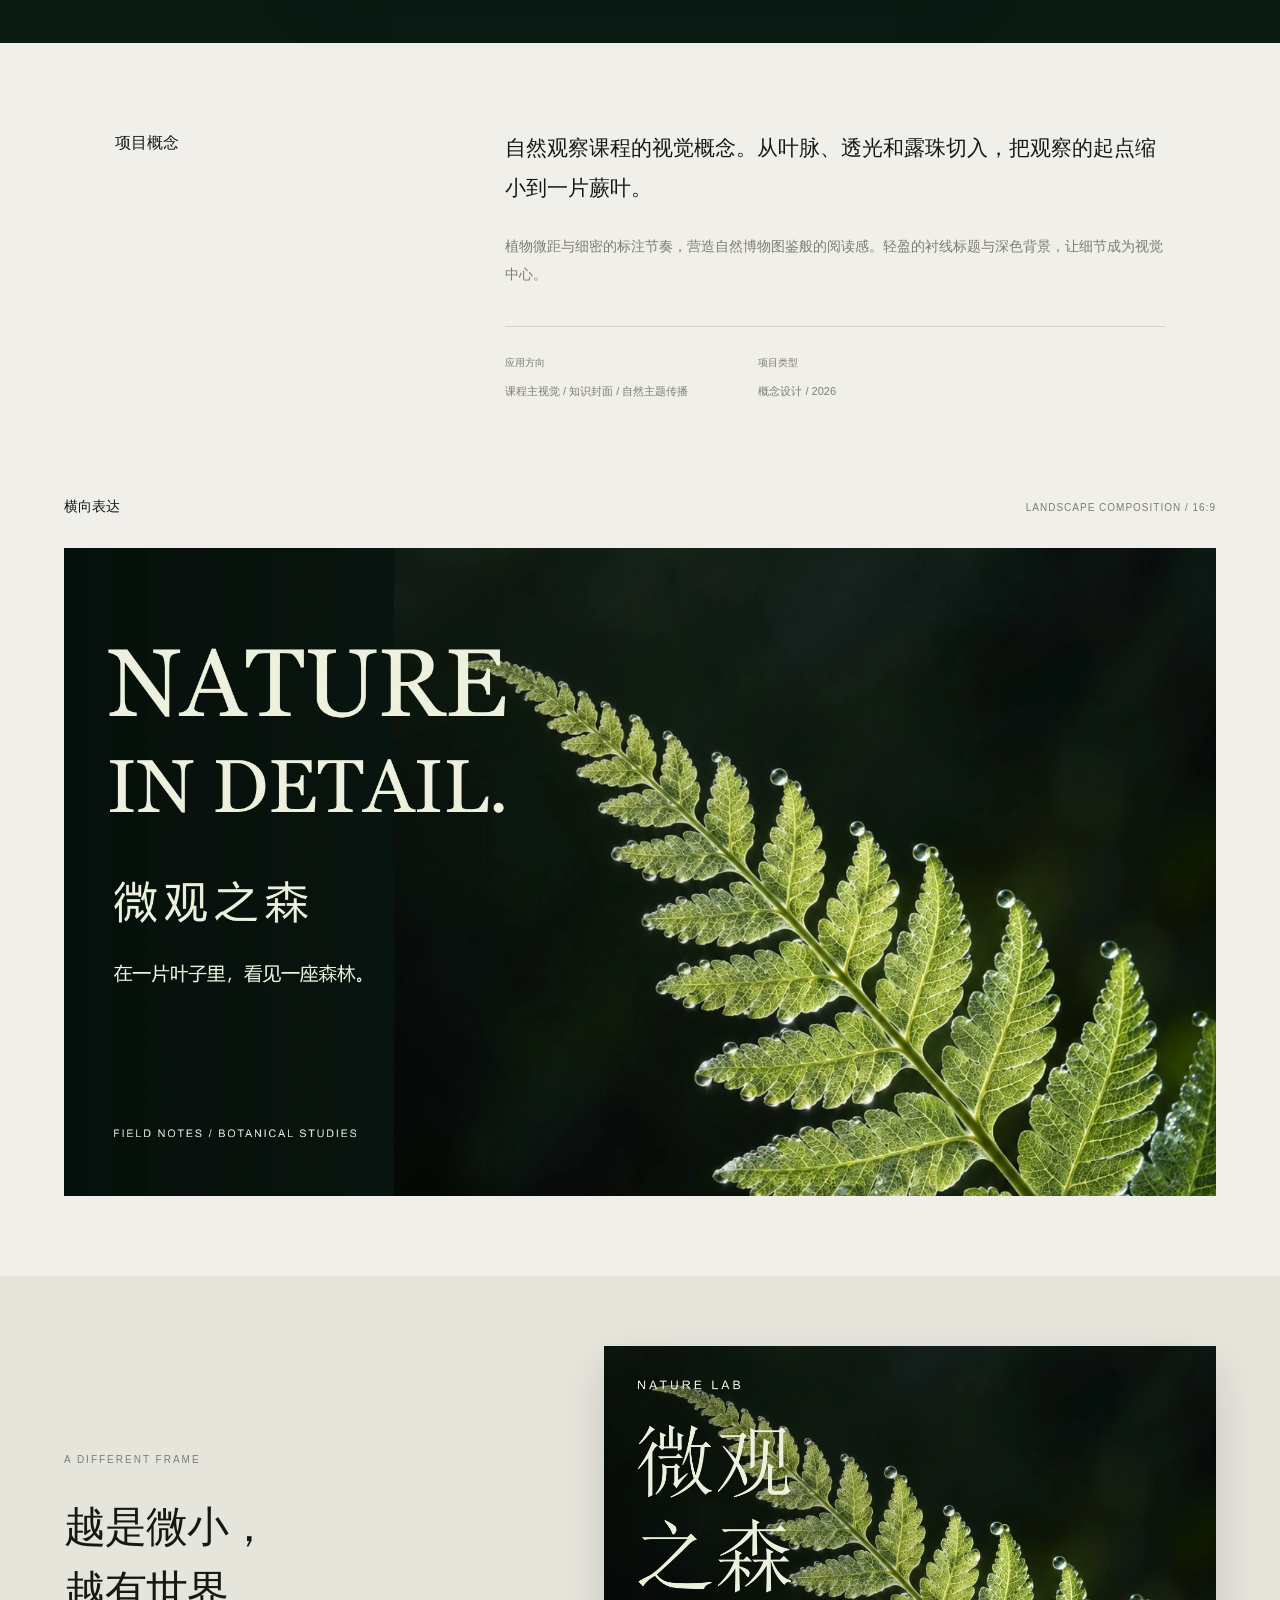
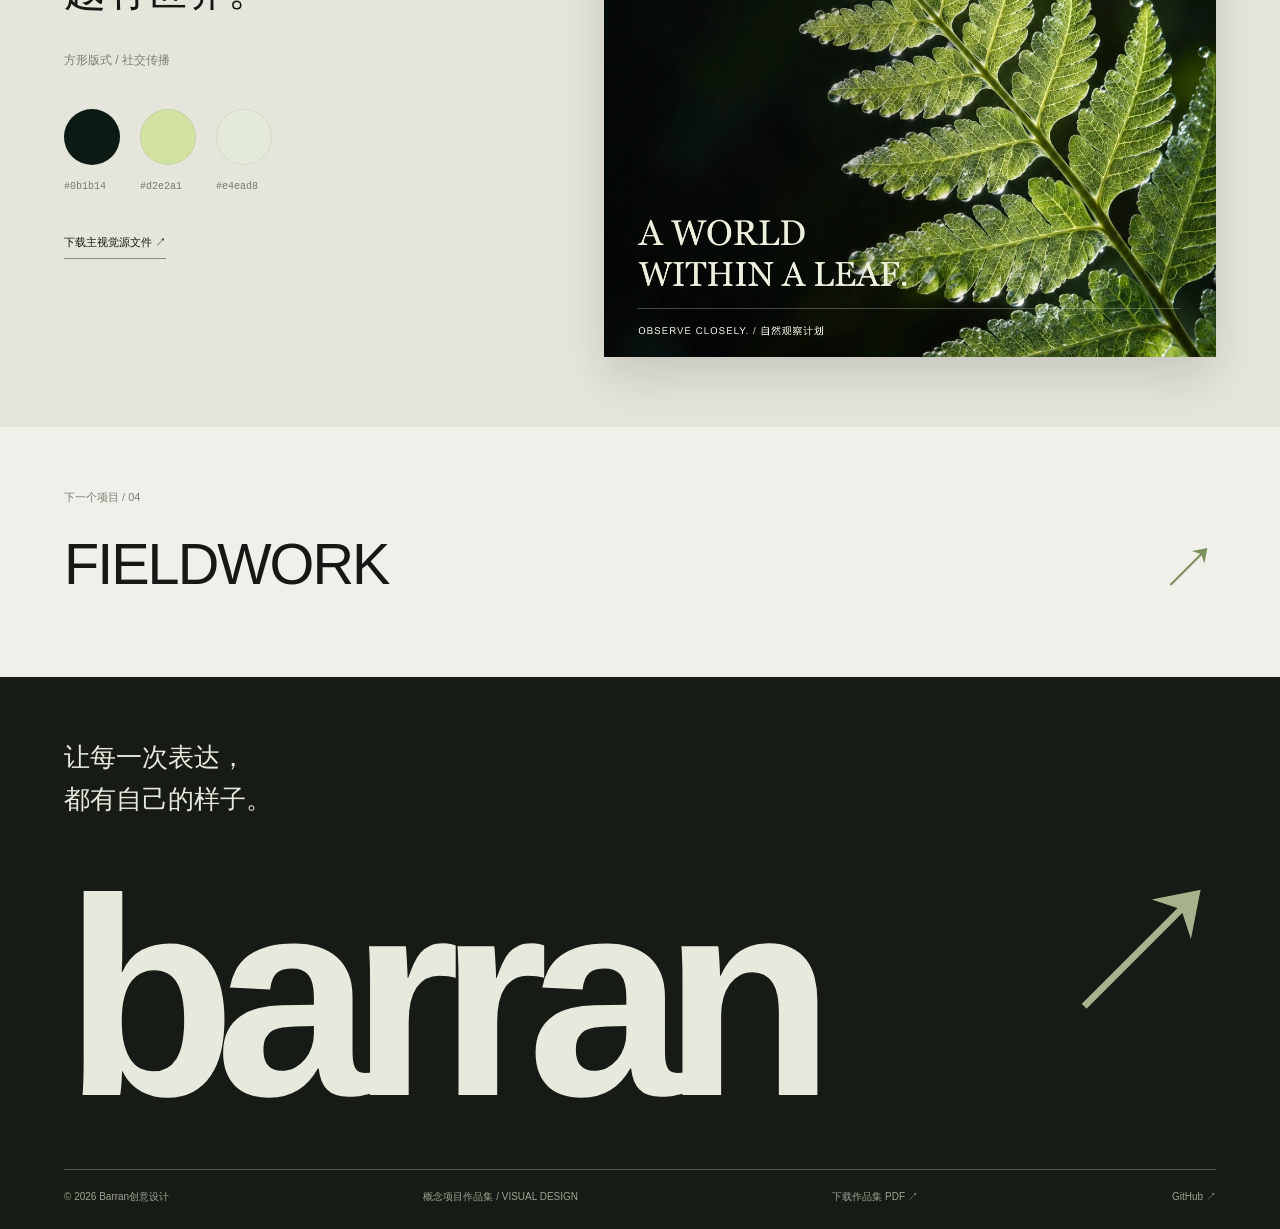
<file: learning.html>
<!doctype html><html lang="zh-CN"><head><meta charset="utf-8"><meta name="viewport" content="width=device-width,initial-scale=1"><meta name="description" content="Barran创意设计。品牌视觉、文化活动、生活方式与演示设计作品集。"><meta name="theme-color" content="#151515"><title>微观之森 · Barran创意设计</title><link rel="stylesheet" href="v2.css?v=2"><link rel="icon" href="favicon.svg"></head><body><a class="skip" href="#main">跳到内容</a><header><a class="brand" href="index.html" aria-label="Barran创意设计首页">barran<span>·</span><small>创意设计</small></a><nav aria-label="主要导航"><a href="index.html#works">作品 <sup>06</sup></a><a href="index.html#about">关于</a><a href="index.html#contact">联系 ↗</a></nav></header><main id="main"><section class="case-heading" id="top"><a class="back" href="index.html#works">← 返回精选作品</a><div class="case-topline"><p class="eyebrow">03 / 自然教育视觉</p><p>CONCEPT PROJECT / 2026</p></div><h1>微观之森</h1><p class="case-english">A world within a leaf.</p><p class="case-deck">在一片叶子里，看见一座森林。</p></section><section class="case-hero" style="--case-bg:#0b1b14"><img src="assets/v2/03-learning-poster.webp" alt="微观之森纵版主视觉" width="1200" height="1600"></section><section class="project-copy"><h2>项目概念</h2><div><p class="lead">自然观察课程的视觉概念。从叶脉、透光和露珠切入，把观察的起点缩小到一片蕨叶。</p><p>植物微距与细密的标注节奏，营造自然博物图鉴般的阅读感。轻盈的衬线标题与深色背景，让细节成为视觉中心。</p><div class="project-meta"><div><small>应用方向</small><p>课程主视觉 / 知识封面 / 自然主题传播</p></div><div><small>项目类型</small><p>概念设计 / 2026</p></div></div></div></section><section class="application"><div class="application-label"><h2>横向表达</h2><p>LANDSCAPE COMPOSITION / 16:9</p></div><img src="assets/v2/03-learning-wide.webp" alt="微观之森横向版式" width="1920" height="1080" loading="lazy"></section><section class="square-section" style="--case-bg:#0b1b14"><div><p class="eyebrow">A DIFFERENT FRAME</p><h2>越是微小，<br>越有世界。</h2><p>方形版式 / 社交传播</p><div class="palette"><span style="--swatch:#0b1b14"><i></i><code>#0b1b14</code></span><span style="--swatch:#d2e2a1"><i></i><code>#d2e2a1</code></span><span style="--swatch:#e4ead8"><i></i><code>#e4ead8</code></span></div><a class="download" href="assets/v2/03-learning-poster.svg" download>下载主视觉源文件 ↗</a></div><img src="assets/v2/03-learning-square.webp" alt="微观之森方形传播版式" width="1200" height="1200" loading="lazy"></section><a class="next-case" href="business.html"><span>下一个项目 / 04</span><h2>FIELDWORK<i>↗</i></h2></a></main><footer id="contact"><p class="footer-intro">让每一次表达，<br>都有自己的样子。</p><a class="footer-brand" href="index.html">barran<span>↗</span></a><div class="footer-bottom"><p>© 2026 Barran创意设计</p><p>概念项目作品集 / VISUAL DESIGN</p><a href="downloads/Barran-Portfolio-2026.pdf" target="_blank" rel="noreferrer">下载作品集 PDF ↗</a><a href="https://github.com/Barran-Sorain/barran-portfolio" target="_blank" rel="noreferrer">GitHub ↗</a></div></footer><script src="app.js?v=2"></script></body></html>
</file>
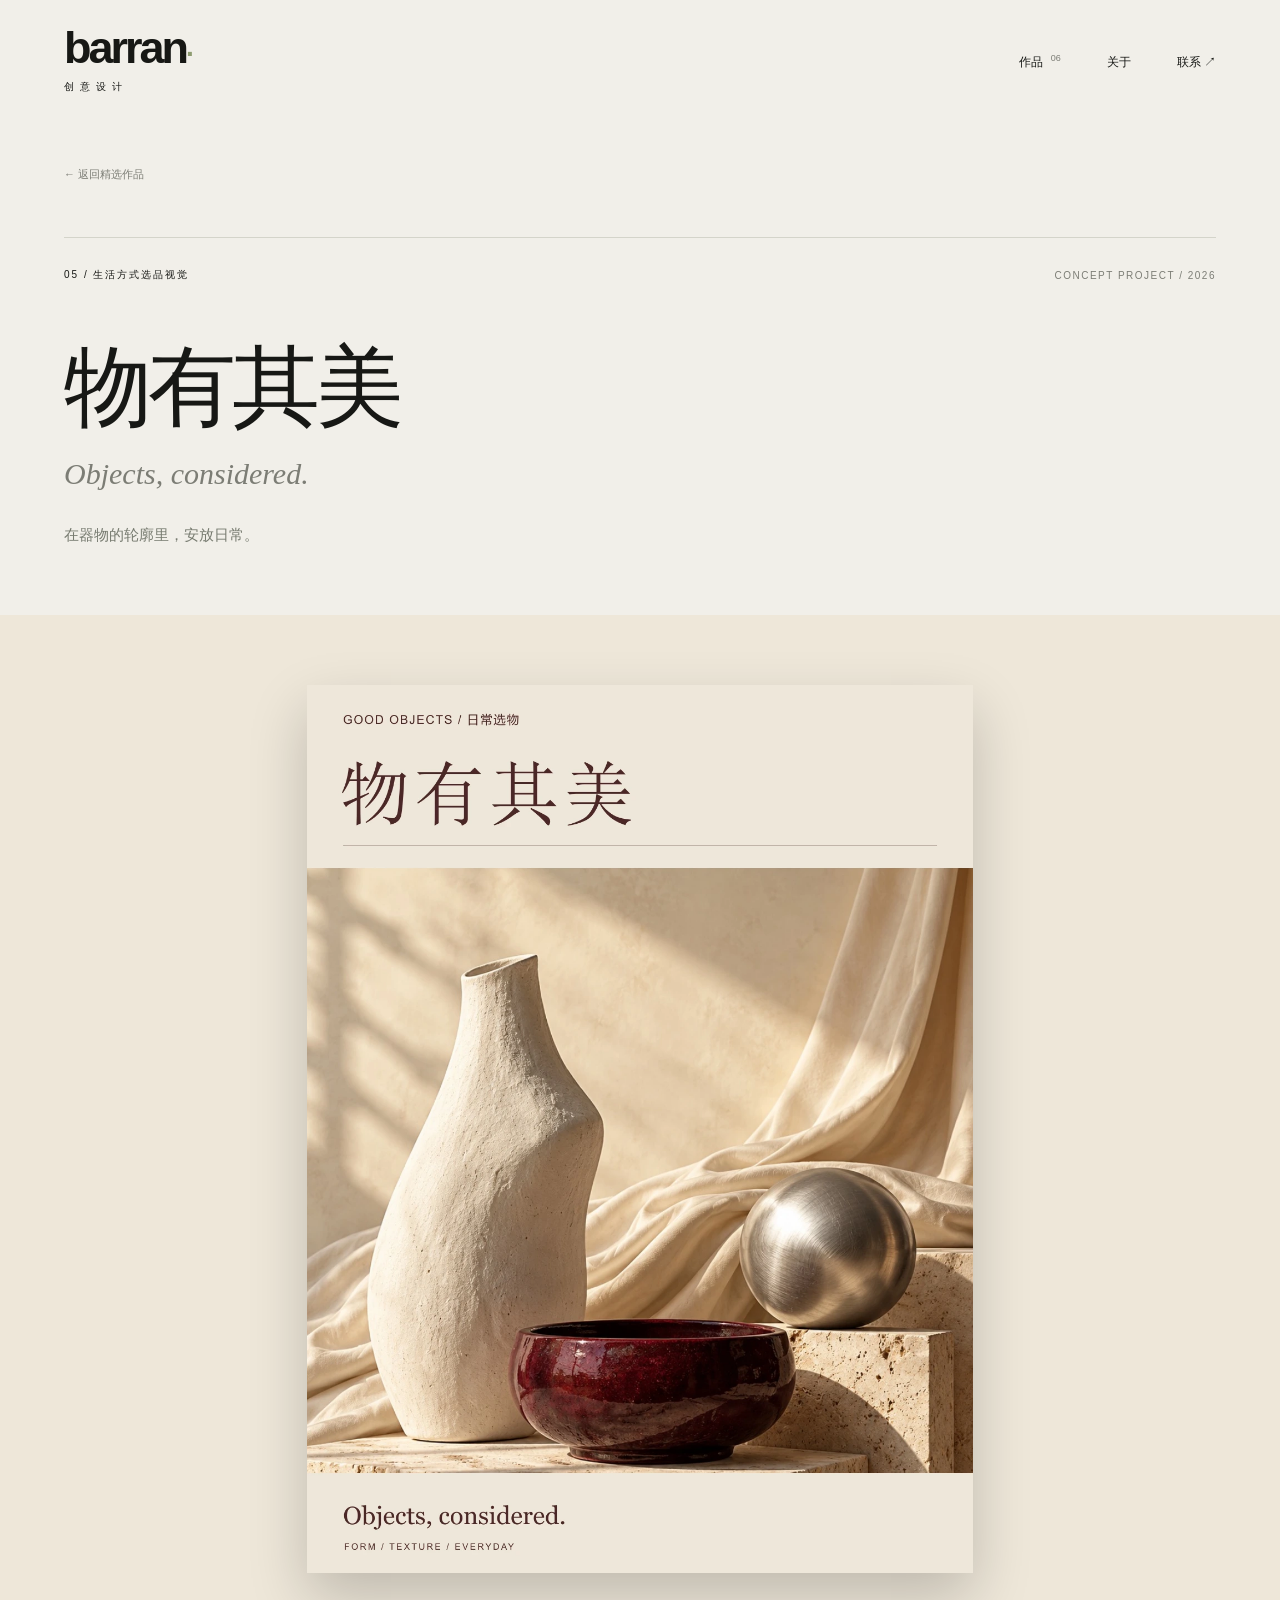
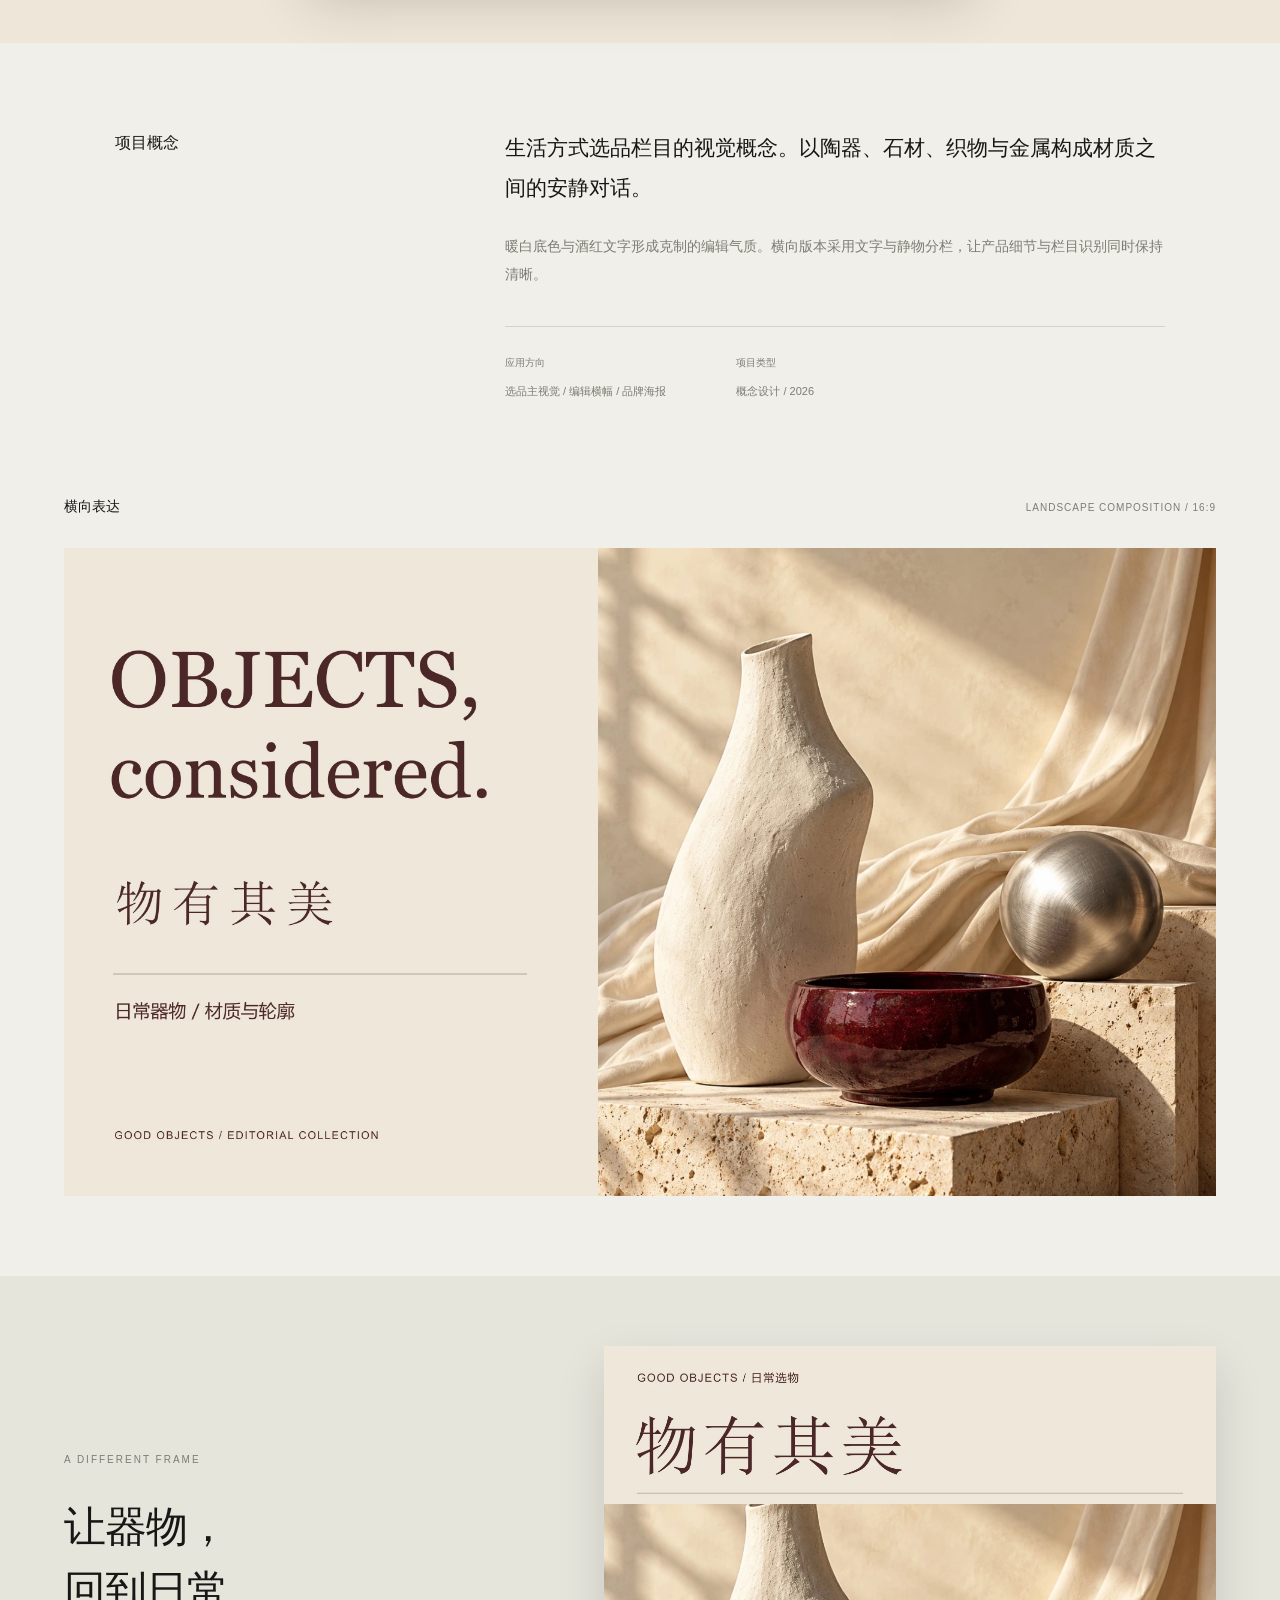
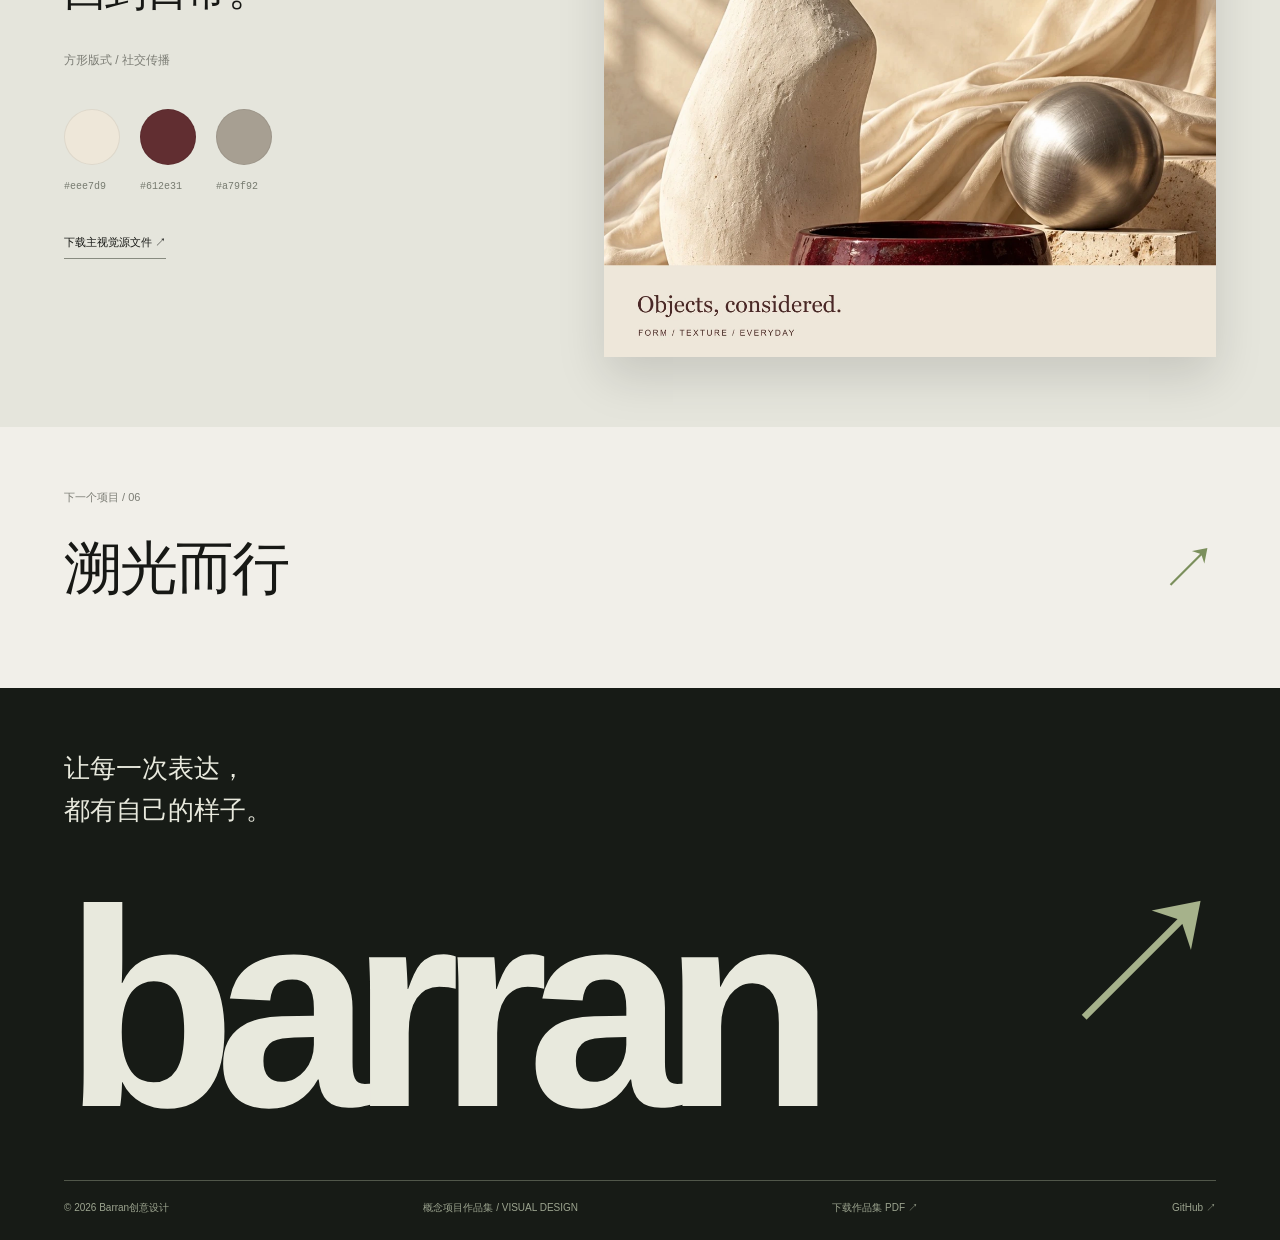
<file: market.html>
<!doctype html><html lang="zh-CN"><head><meta charset="utf-8"><meta name="viewport" content="width=device-width,initial-scale=1"><meta name="description" content="Barran创意设计。品牌视觉、文化活动、生活方式与演示设计作品集。"><meta name="theme-color" content="#151515"><title>物有其美 · Barran创意设计</title><link rel="stylesheet" href="v2.css?v=2"><link rel="icon" href="favicon.svg"></head><body><a class="skip" href="#main">跳到内容</a><header><a class="brand" href="index.html" aria-label="Barran创意设计首页">barran<span>·</span><small>创意设计</small></a><nav aria-label="主要导航"><a href="index.html#works">作品 <sup>06</sup></a><a href="index.html#about">关于</a><a href="index.html#contact">联系 ↗</a></nav></header><main id="main"><section class="case-heading" id="top"><a class="back" href="index.html#works">← 返回精选作品</a><div class="case-topline"><p class="eyebrow">05 / 生活方式选品视觉</p><p>CONCEPT PROJECT / 2026</p></div><h1>物有其美</h1><p class="case-english">Objects, considered.</p><p class="case-deck">在器物的轮廓里，安放日常。</p></section><section class="case-hero" style="--case-bg:#eee7d9"><img src="assets/v2/05-market-poster.webp" alt="物有其美纵版主视觉" width="1200" height="1600"></section><section class="project-copy"><h2>项目概念</h2><div><p class="lead">生活方式选品栏目的视觉概念。以陶器、石材、织物与金属构成材质之间的安静对话。</p><p>暖白底色与酒红文字形成克制的编辑气质。横向版本采用文字与静物分栏，让产品细节与栏目识别同时保持清晰。</p><div class="project-meta"><div><small>应用方向</small><p>选品主视觉 / 编辑横幅 / 品牌海报</p></div><div><small>项目类型</small><p>概念设计 / 2026</p></div></div></div></section><section class="application"><div class="application-label"><h2>横向表达</h2><p>LANDSCAPE COMPOSITION / 16:9</p></div><img src="assets/v2/05-market-wide.webp" alt="物有其美横向版式" width="1920" height="1080" loading="lazy"></section><section class="square-section" style="--case-bg:#eee7d9"><div><p class="eyebrow">A DIFFERENT FRAME</p><h2>让器物，<br>回到日常。</h2><p>方形版式 / 社交传播</p><div class="palette"><span style="--swatch:#eee7d9"><i></i><code>#eee7d9</code></span><span style="--swatch:#612e31"><i></i><code>#612e31</code></span><span style="--swatch:#a79f92"><i></i><code>#a79f92</code></span></div><a class="download" href="assets/v2/05-market-poster.svg" download>下载主视觉源文件 ↗</a></div><img src="assets/v2/05-market-square.webp" alt="物有其美方形传播版式" width="1200" height="1200" loading="lazy"></section><a class="next-case" href="walk.html"><span>下一个项目 / 06</span><h2>溯光而行<i>↗</i></h2></a></main><footer id="contact"><p class="footer-intro">让每一次表达，<br>都有自己的样子。</p><a class="footer-brand" href="index.html">barran<span>↗</span></a><div class="footer-bottom"><p>© 2026 Barran创意设计</p><p>概念项目作品集 / VISUAL DESIGN</p><a href="downloads/Barran-Portfolio-2026.pdf" target="_blank" rel="noreferrer">下载作品集 PDF ↗</a><a href="https://github.com/Barran-Sorain/barran-portfolio" target="_blank" rel="noreferrer">GitHub ↗</a></div></footer><script src="app.js?v=2"></script></body></html>
</file>
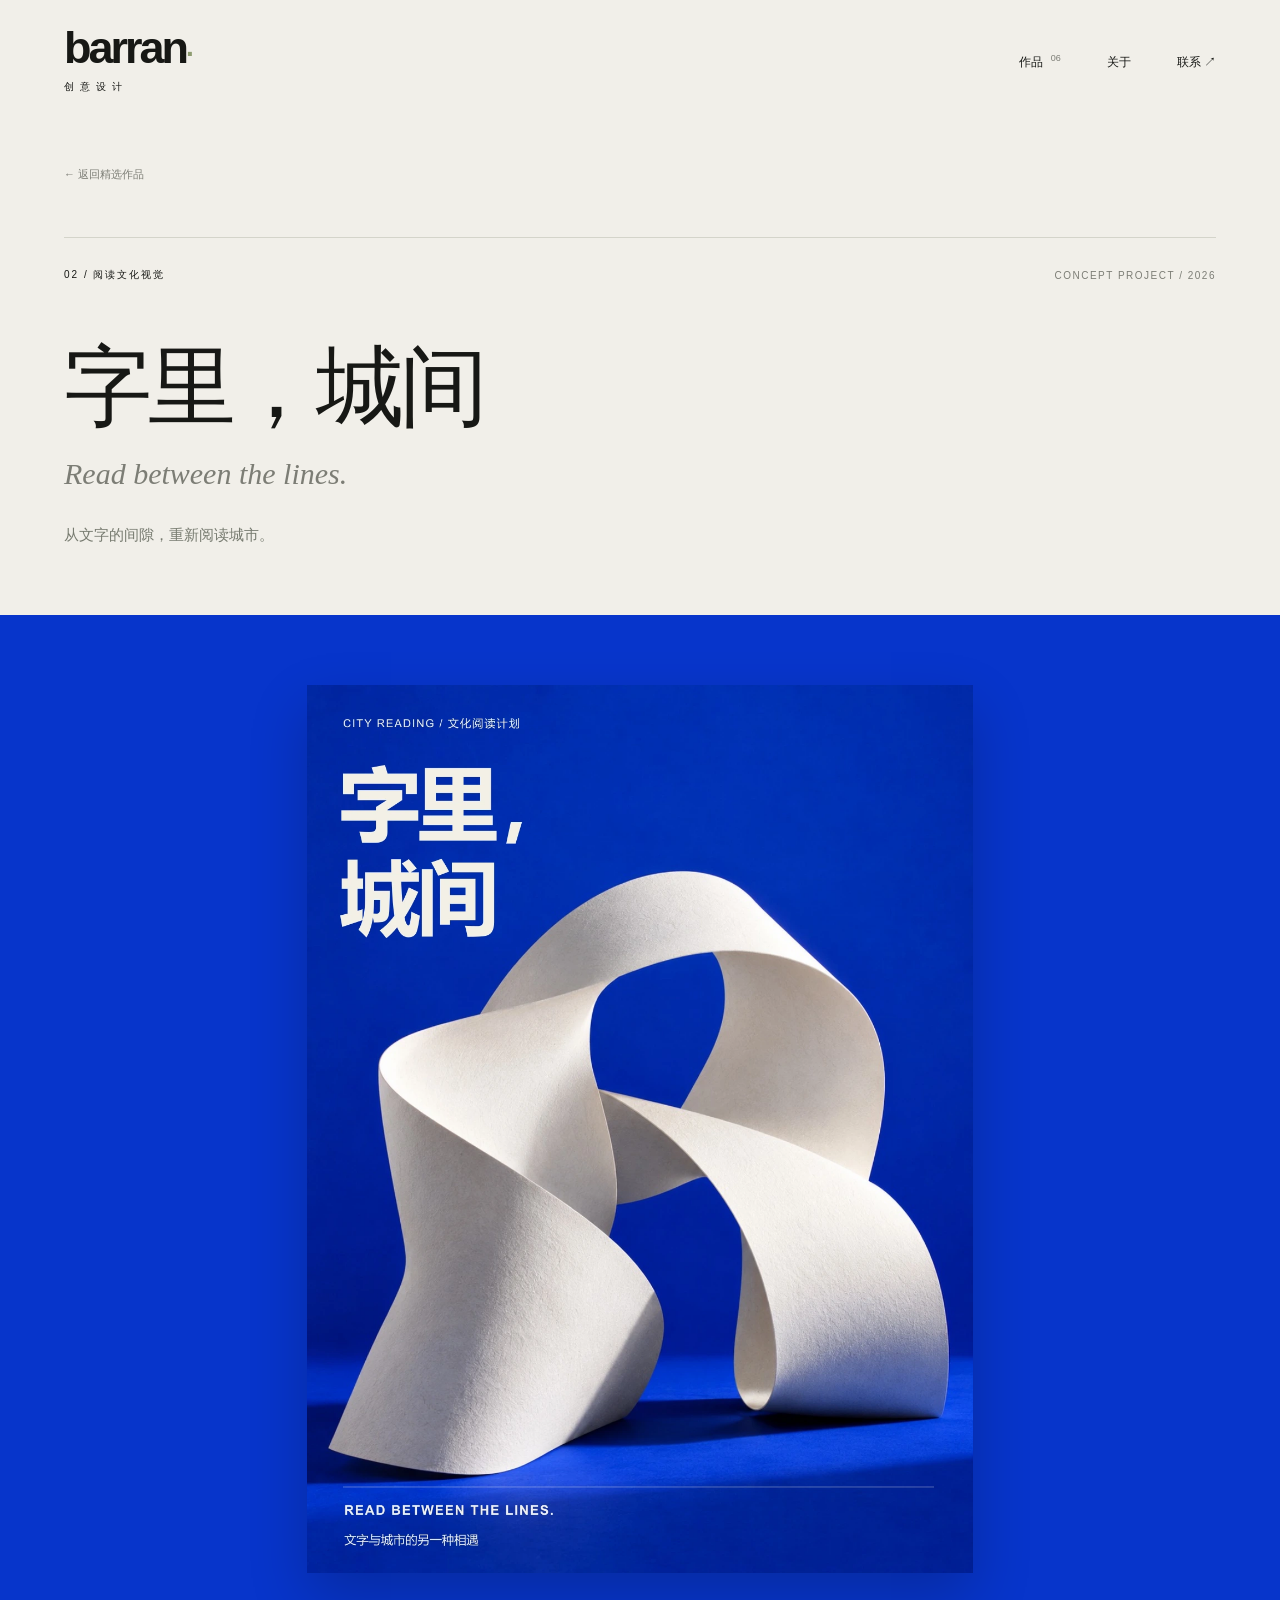
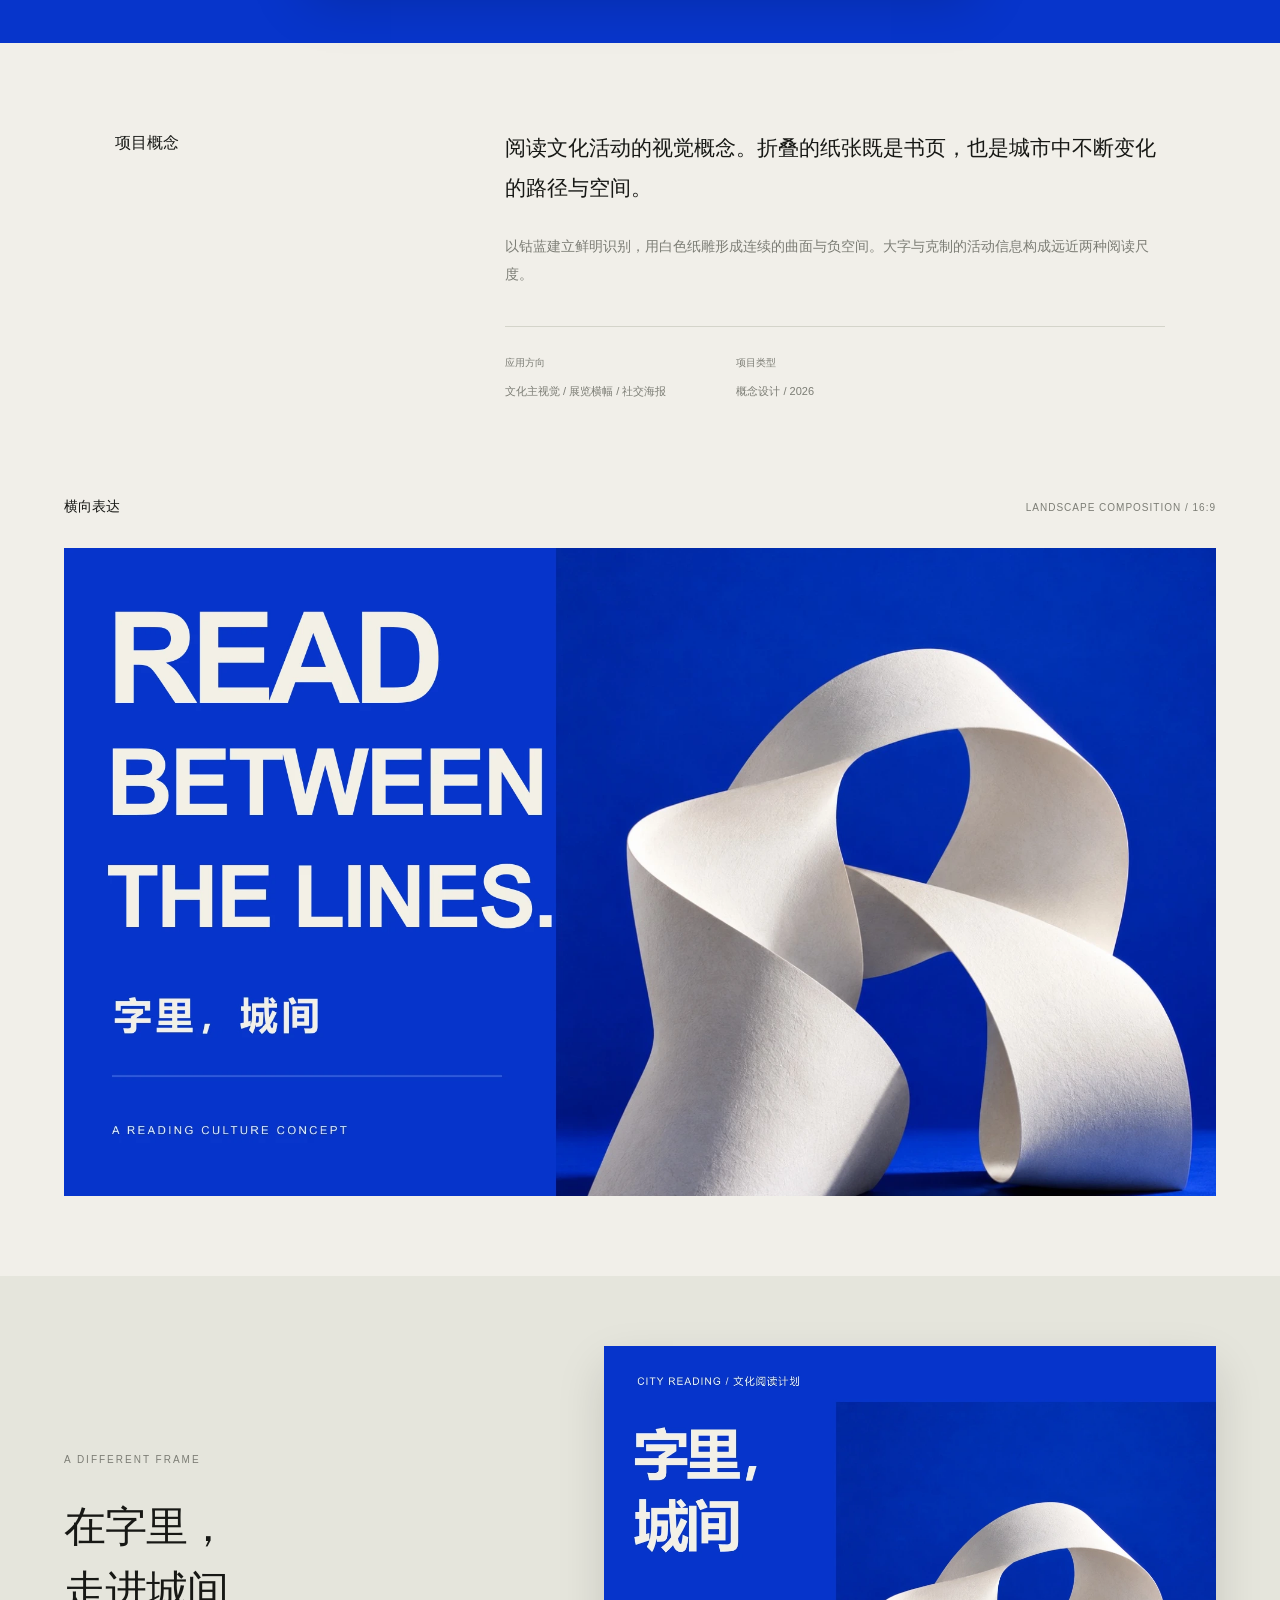
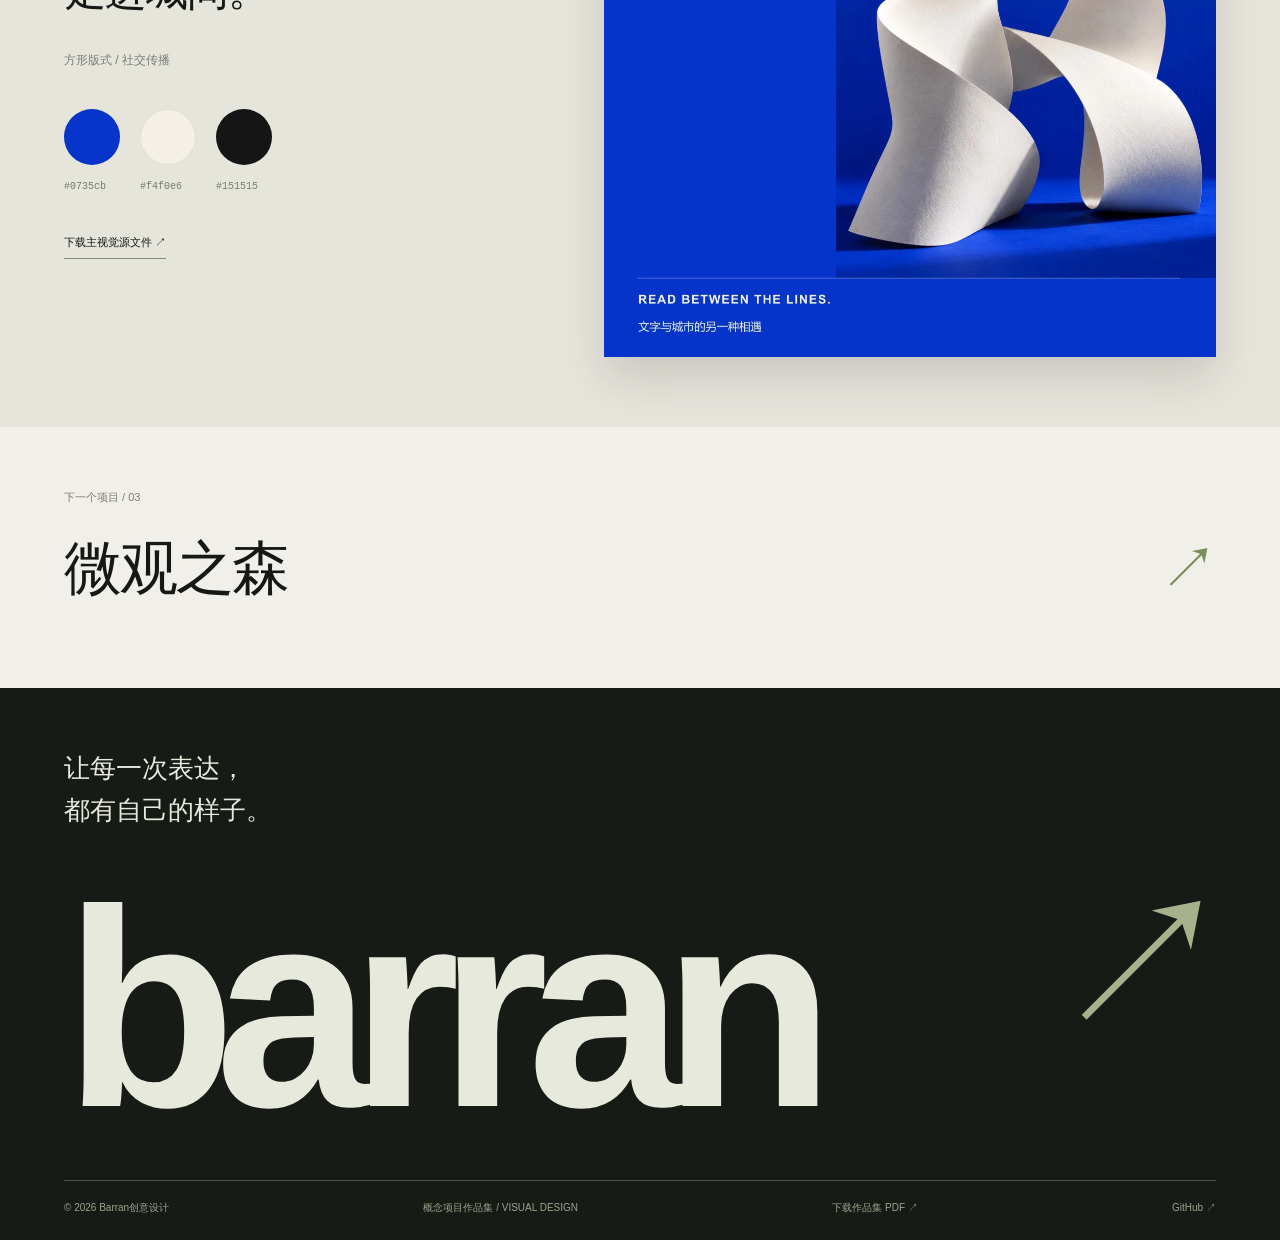
<file: reading.html>
<!doctype html><html lang="zh-CN"><head><meta charset="utf-8"><meta name="viewport" content="width=device-width,initial-scale=1"><meta name="description" content="Barran创意设计。品牌视觉、文化活动、生活方式与演示设计作品集。"><meta name="theme-color" content="#151515"><title>字里，城间 · Barran创意设计</title><link rel="stylesheet" href="v2.css?v=2"><link rel="icon" href="favicon.svg"></head><body><a class="skip" href="#main">跳到内容</a><header><a class="brand" href="index.html" aria-label="Barran创意设计首页">barran<span>·</span><small>创意设计</small></a><nav aria-label="主要导航"><a href="index.html#works">作品 <sup>06</sup></a><a href="index.html#about">关于</a><a href="index.html#contact">联系 ↗</a></nav></header><main id="main"><section class="case-heading" id="top"><a class="back" href="index.html#works">← 返回精选作品</a><div class="case-topline"><p class="eyebrow">02 / 阅读文化视觉</p><p>CONCEPT PROJECT / 2026</p></div><h1>字里，城间</h1><p class="case-english">Read between the lines.</p><p class="case-deck">从文字的间隙，重新阅读城市。</p></section><section class="case-hero" style="--case-bg:#0735cb"><img src="assets/v2/02-reading-poster.webp" alt="字里，城间纵版主视觉" width="1200" height="1600"></section><section class="project-copy"><h2>项目概念</h2><div><p class="lead">阅读文化活动的视觉概念。折叠的纸张既是书页，也是城市中不断变化的路径与空间。</p><p>以钴蓝建立鲜明识别，用白色纸雕形成连续的曲面与负空间。大字与克制的活动信息构成远近两种阅读尺度。</p><div class="project-meta"><div><small>应用方向</small><p>文化主视觉 / 展览横幅 / 社交海报</p></div><div><small>项目类型</small><p>概念设计 / 2026</p></div></div></div></section><section class="application"><div class="application-label"><h2>横向表达</h2><p>LANDSCAPE COMPOSITION / 16:9</p></div><img src="assets/v2/02-reading-wide.webp" alt="字里，城间横向版式" width="1920" height="1080" loading="lazy"></section><section class="square-section" style="--case-bg:#0735cb"><div><p class="eyebrow">A DIFFERENT FRAME</p><h2>在字里，<br>走进城间。</h2><p>方形版式 / 社交传播</p><div class="palette"><span style="--swatch:#0735cb"><i></i><code>#0735cb</code></span><span style="--swatch:#f4f0e6"><i></i><code>#f4f0e6</code></span><span style="--swatch:#151515"><i></i><code>#151515</code></span></div><a class="download" href="assets/v2/02-reading-poster.svg" download>下载主视觉源文件 ↗</a></div><img src="assets/v2/02-reading-square.webp" alt="字里，城间方形传播版式" width="1200" height="1200" loading="lazy"></section><a class="next-case" href="learning.html"><span>下一个项目 / 03</span><h2>微观之森<i>↗</i></h2></a></main><footer id="contact"><p class="footer-intro">让每一次表达，<br>都有自己的样子。</p><a class="footer-brand" href="index.html">barran<span>↗</span></a><div class="footer-bottom"><p>© 2026 Barran创意设计</p><p>概念项目作品集 / VISUAL DESIGN</p><a href="downloads/Barran-Portfolio-2026.pdf" target="_blank" rel="noreferrer">下载作品集 PDF ↗</a><a href="https://github.com/Barran-Sorain/barran-portfolio" target="_blank" rel="noreferrer">GitHub ↗</a></div></footer><script src="app.js?v=2"></script></body></html>
</file>
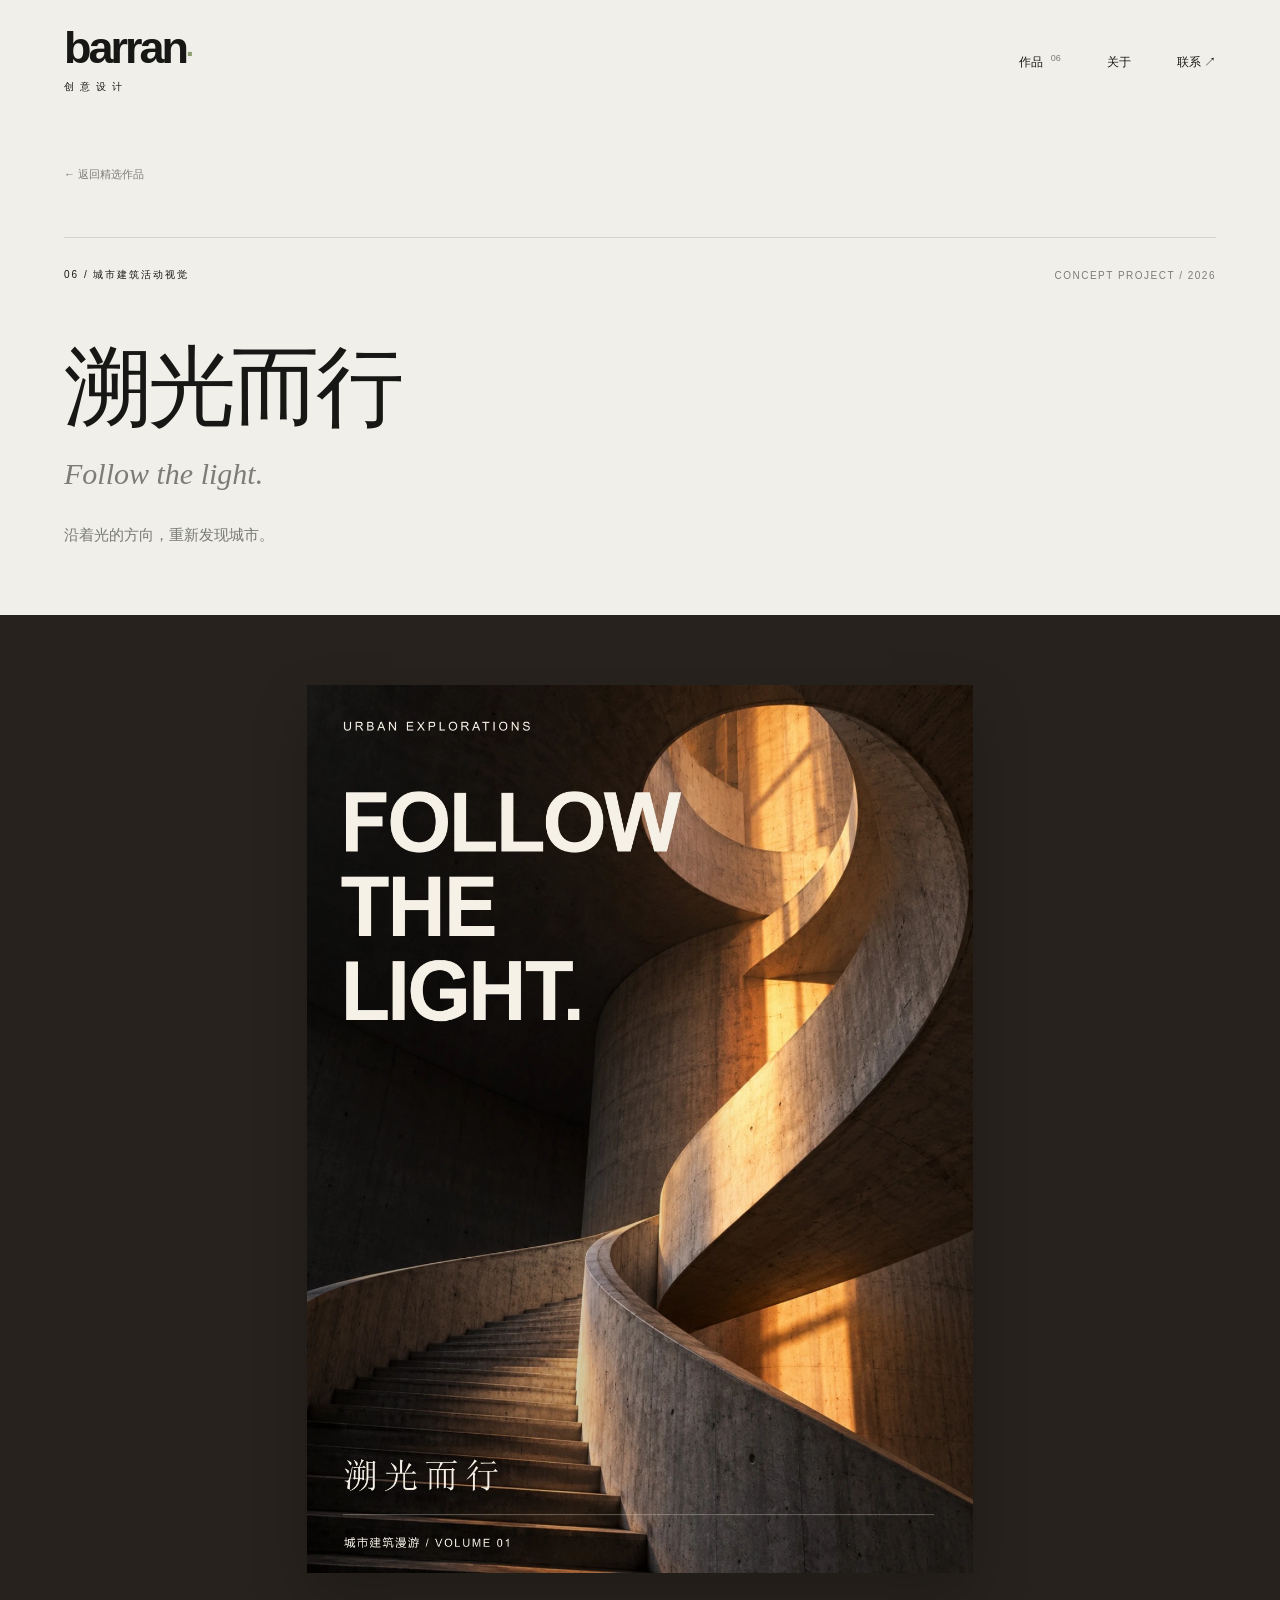
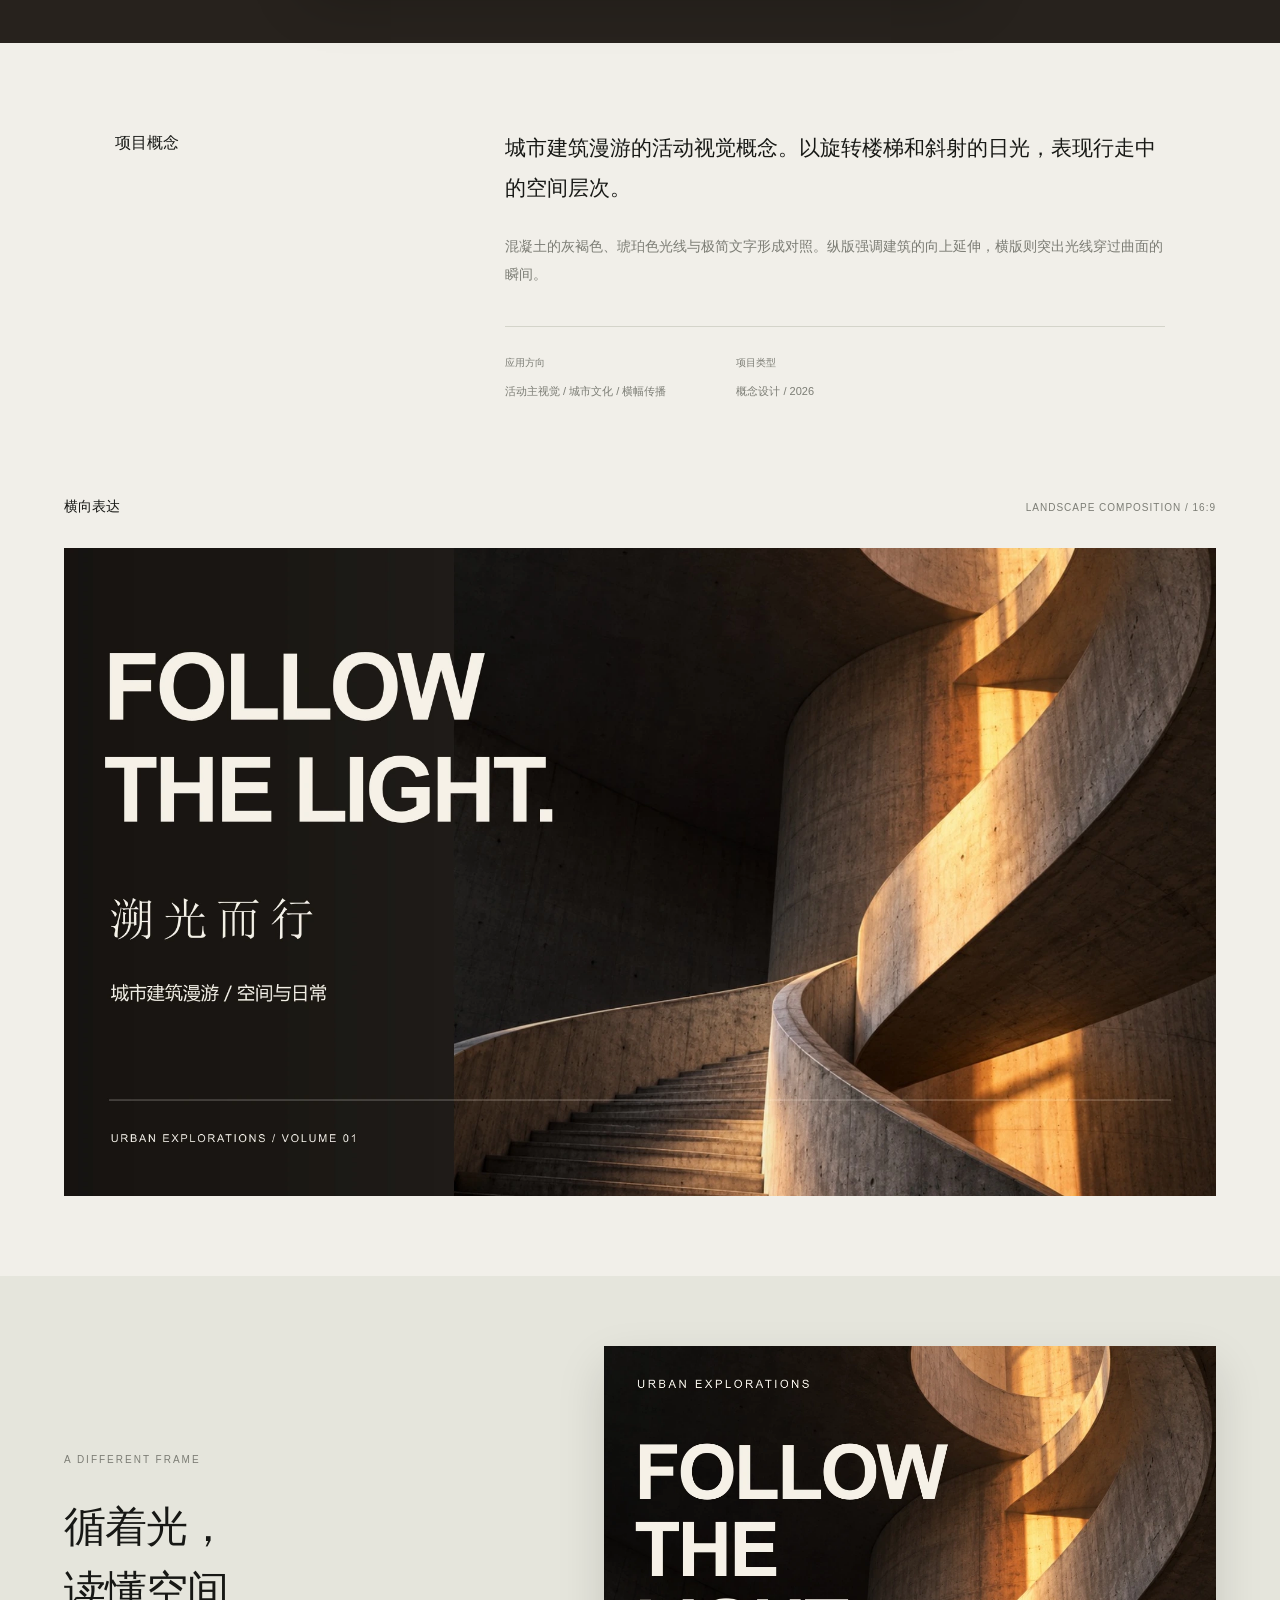
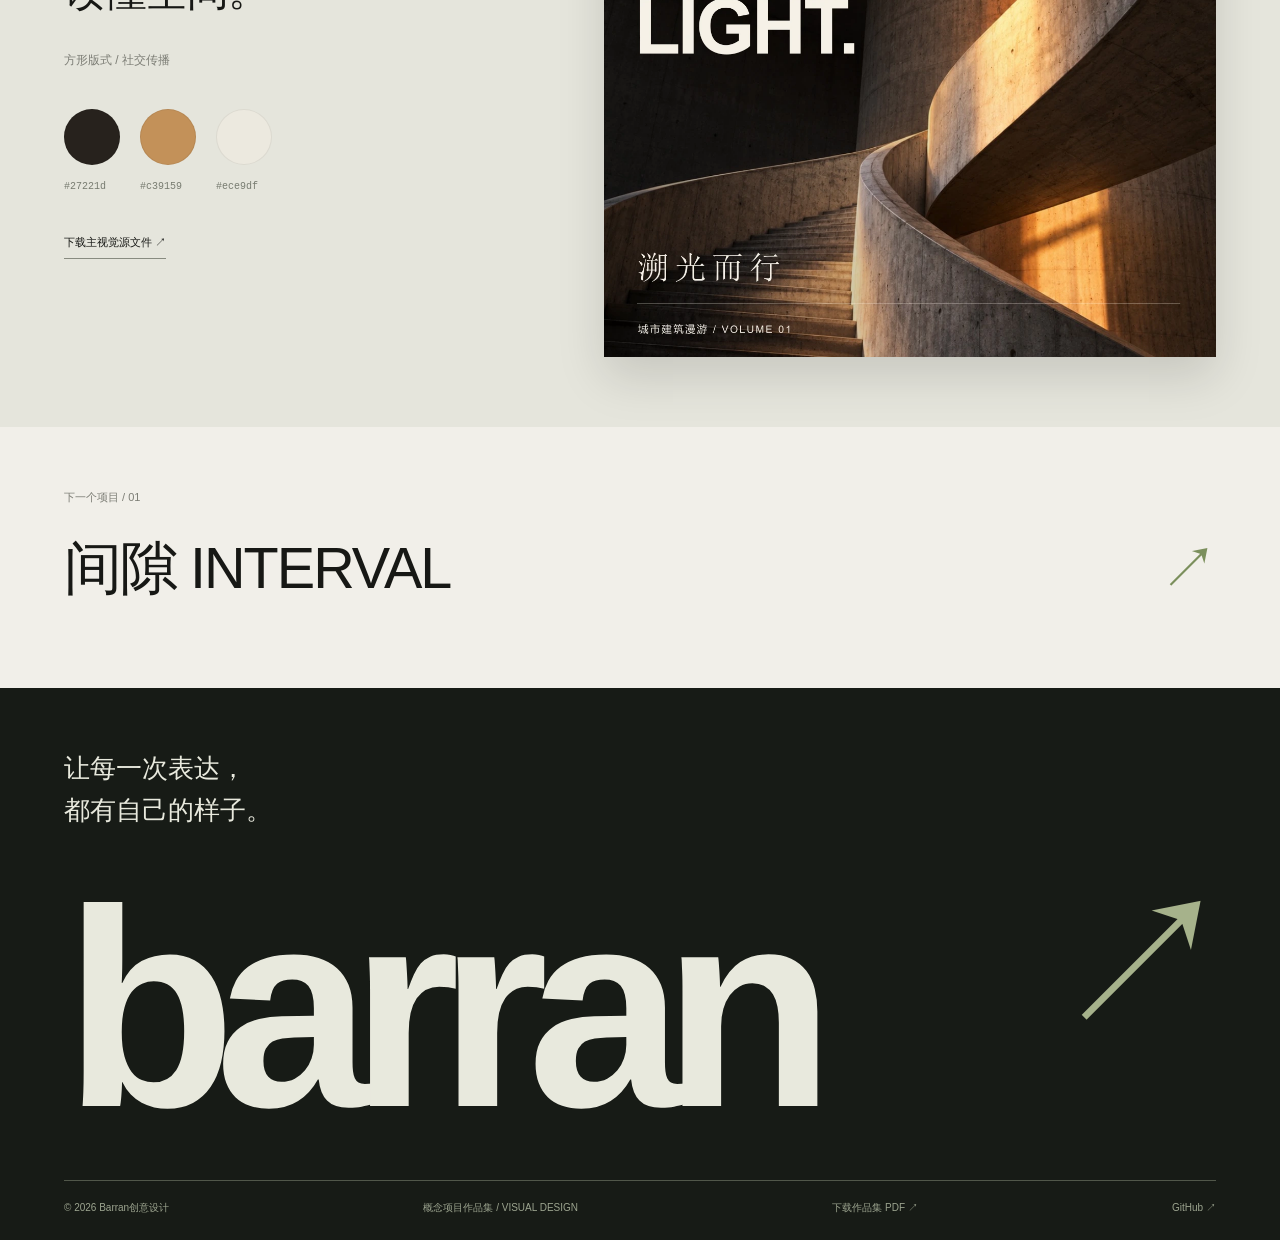
<file: walk.html>
<!doctype html><html lang="zh-CN"><head><meta charset="utf-8"><meta name="viewport" content="width=device-width,initial-scale=1"><meta name="description" content="Barran创意设计。品牌视觉、文化活动、生活方式与演示设计作品集。"><meta name="theme-color" content="#151515"><title>溯光而行 · Barran创意设计</title><link rel="stylesheet" href="v2.css?v=2"><link rel="icon" href="favicon.svg"></head><body><a class="skip" href="#main">跳到内容</a><header><a class="brand" href="index.html" aria-label="Barran创意设计首页">barran<span>·</span><small>创意设计</small></a><nav aria-label="主要导航"><a href="index.html#works">作品 <sup>06</sup></a><a href="index.html#about">关于</a><a href="index.html#contact">联系 ↗</a></nav></header><main id="main"><section class="case-heading" id="top"><a class="back" href="index.html#works">← 返回精选作品</a><div class="case-topline"><p class="eyebrow">06 / 城市建筑活动视觉</p><p>CONCEPT PROJECT / 2026</p></div><h1>溯光而行</h1><p class="case-english">Follow the light.</p><p class="case-deck">沿着光的方向，重新发现城市。</p></section><section class="case-hero" style="--case-bg:#27221d"><img src="assets/v2/06-walk-poster.webp" alt="溯光而行纵版主视觉" width="1200" height="1600"></section><section class="project-copy"><h2>项目概念</h2><div><p class="lead">城市建筑漫游的活动视觉概念。以旋转楼梯和斜射的日光，表现行走中的空间层次。</p><p>混凝土的灰褐色、琥珀色光线与极简文字形成对照。纵版强调建筑的向上延伸，横版则突出光线穿过曲面的瞬间。</p><div class="project-meta"><div><small>应用方向</small><p>活动主视觉 / 城市文化 / 横幅传播</p></div><div><small>项目类型</small><p>概念设计 / 2026</p></div></div></div></section><section class="application"><div class="application-label"><h2>横向表达</h2><p>LANDSCAPE COMPOSITION / 16:9</p></div><img src="assets/v2/06-walk-wide.webp" alt="溯光而行横向版式" width="1920" height="1080" loading="lazy"></section><section class="square-section" style="--case-bg:#27221d"><div><p class="eyebrow">A DIFFERENT FRAME</p><h2>循着光，<br>读懂空间。</h2><p>方形版式 / 社交传播</p><div class="palette"><span style="--swatch:#27221d"><i></i><code>#27221d</code></span><span style="--swatch:#c39159"><i></i><code>#c39159</code></span><span style="--swatch:#ece9df"><i></i><code>#ece9df</code></span></div><a class="download" href="assets/v2/06-walk-poster.svg" download>下载主视觉源文件 ↗</a></div><img src="assets/v2/06-walk-square.webp" alt="溯光而行方形传播版式" width="1200" height="1200" loading="lazy"></section><a class="next-case" href="coffee.html"><span>下一个项目 / 01</span><h2>间隙 INTERVAL<i>↗</i></h2></a></main><footer id="contact"><p class="footer-intro">让每一次表达，<br>都有自己的样子。</p><a class="footer-brand" href="index.html">barran<span>↗</span></a><div class="footer-bottom"><p>© 2026 Barran创意设计</p><p>概念项目作品集 / VISUAL DESIGN</p><a href="downloads/Barran-Portfolio-2026.pdf" target="_blank" rel="noreferrer">下载作品集 PDF ↗</a><a href="https://github.com/Barran-Sorain/barran-portfolio" target="_blank" rel="noreferrer">GitHub ↗</a></div></footer><script src="app.js?v=2"></script></body></html>
</file>
<file: v2.css>
@charset "UTF-8";
:root{--paper:#f1efe9;--ink:#171815;--muted:#7c7d75;--line:#d4d4ca}*{box-sizing:border-box}html{scroll-behavior:smooth;scroll-padding-top:20px}body{margin:0;background:var(--paper);color:var(--ink);font-family:"Microsoft YaHei","PingFang SC",Arial,sans-serif;-webkit-font-smoothing:antialiased}a{color:inherit;text-decoration:none}button{font:inherit}a:focus-visible,button:focus-visible{outline:3px solid #a79a5e;outline-offset:5px}.skip{position:fixed;top:-100px;background:#fff;padding:14px;z-index:100}.skip:focus{top:0}header{display:flex;justify-content:space-between;align-items:center;padding:30px 5vw;max-width:1800px;margin:auto}.brand{font:900 45px/.8 Arial,sans-serif;letter-spacing:-3px}.brand>span{font-size:28px;color:#8e9c71}.brand small{display:block;font:400 10px "Microsoft YaHei",sans-serif;letter-spacing:6px;margin-top:14px}nav{display:flex;align-items:center;gap:46px;font-size:12px}sup{font-size:9px;margin-left:4px;color:var(--muted)}nav a:hover{color:#6c7a4e}main{max-width:1800px;margin:auto}.hero{margin:0 2vw;background:#131c15;min-height:760px;position:relative;isolation:isolate;overflow:hidden;color:#efeadd}.hero-photo{position:absolute;z-index:-2;width:60%;right:0;top:0;bottom:0}.hero-photo img{width:100%;height:100%;object-fit:cover;object-position:65% 67%}.hero:after{content:"";position:absolute;z-index:-1;inset:0;background:linear-gradient(90deg,#111c15 0%,#111c15 29%,#111c15d9 43%,#111c1500 72%)}.hero-content{padding:68px 4vw 95px}.eyebrow{font:400 10px Arial,"Microsoft YaHei",sans-serif;letter-spacing:2px}.hero h1{font-size:clamp(54px,6.4vw,112px);font-weight:500;letter-spacing:-.065em;line-height:1.4;margin:77px 0 35px}.hero h1 em{font-style:normal;font-family:"SimSun","Songti SC",serif;font-weight:400}.hero-caption{font-size:14px;color:#c3c4b8;line-height:2}.hero-link{display:inline-flex;gap:70px;align-items:center;border-bottom:1px solid #9fa392;padding:18px 0 12px;font-size:12px;margin-top:32px}.hero-link span{font-size:20px}.hero-bottom{position:absolute;bottom:28px;left:4vw;right:4vw;display:flex;justify-content:space-between;font:9px Arial,sans-serif;letter-spacing:1.4px;color:#c6c9bc}.works{padding:110px 5vw 90px}.section-head{display:flex;align-items:flex-end;justify-content:space-between}.section-head .eyebrow{color:var(--muted);margin:0 0 22px}.section-head h2{font-size:44px;letter-spacing:-2px;font-weight:500;line-height:1.1;margin:0}.section-head h2>span{font:italic 30px Georgia,serif;margin-left:24px;letter-spacing:-1px;color:var(--muted)}.counter{font:17px Georgia,serif;color:var(--muted);margin:0 0 3px}.filters{display:flex;gap:32px;border-bottom:1px solid var(--line);padding:31px 0 18px;margin-bottom:38px}.filters button{padding:5px 0;border:0;background:none;color:var(--muted);font-size:11px;cursor:pointer;white-space:nowrap}.filters button.active{color:#171815}.filters button.active:before{content:"";display:inline-block;width:5px;height:5px;background:#171815;border-radius:50%;margin-right:8px;vertical-align:2px}.work-grid{display:grid;grid-template-columns:1fr 1fr;gap:65px 36px;align-items:start}.work[hidden]{display:none}.work-visual{display:block;overflow:hidden;position:relative;aspect-ratio:3/4}.work-visual img{display:block;width:100%;height:100%;object-fit:cover;transition:transform .6s}.work-visual:hover img{transform:scale(1.025)}.work-open{position:absolute;right:22px;bottom:22px;display:grid;place-items:center;border-radius:50%;width:47px;height:47px;background:#f7f6ec;color:#171815;font-size:23px;opacity:0;transition:opacity .25s}.work-visual:hover .work-open,.work-visual:focus .work-open{opacity:1}.work-meta{display:flex;justify-content:space-between;align-items:flex-start;padding-top:21px}.work-meta span{font-size:10px;color:var(--muted);letter-spacing:1px}.work-meta h3{font-size:24px;font-weight:500;letter-spacing:-.7px;margin:11px 0 7px}.work-meta p{font:italic 14px Georgia,serif;color:#777a70;margin:0}.work-meta small{font:12px Georgia,serif;color:var(--muted);padding-top:2px}.about{margin:0 5vw;padding:85px 0 110px;border-top:1px solid var(--ink);display:grid;grid-template-columns:1fr 1.5fr;gap:60px}.about-label>.eyebrow{margin:0 0 20px;color:var(--muted)}.about-label>span{font-size:12px}.about h2{font:400 clamp(35px,4.5vw,64px)/1.4 "SimSun","Songti SC",serif;letter-spacing:-2px;margin:0 0 35px}.about p:not(.eyebrow){font-size:14px;line-height:2;color:#777b70;max-width:660px}.about-services{display:flex;gap:28px;border-top:1px solid var(--line);padding-top:25px;margin-top:34px;font-size:11px}.case-heading{padding:40px 5vw 70px}.back{font-size:11px;color:var(--muted);display:inline-block;margin-bottom:55px}.case-topline{display:flex;justify-content:space-between;border-top:1px solid var(--line);padding-top:20px;align-items:center}.case-topline p:last-child{font:10px Arial,sans-serif;letter-spacing:1.5px;color:var(--muted)}.case-heading h1{font-size:clamp(42px,6.9vw,104px);font-weight:500;letter-spacing:-4px;margin:40px 0 15px;line-height:1.25}.case-english{font:italic 30px Georgia,serif;color:var(--muted);margin:0}.case-deck{font-size:15px;margin:35px 0 0;color:#777b70}.case-hero{background:var(--case-bg);padding:70px 0;display:flex;justify-content:center}.case-hero img{width:min(52%,780px);height:auto;display:block;box-shadow:0 24px 55px #0003}.project-copy{padding:85px 9vw;display:grid;grid-template-columns:1fr 2fr;gap:60px}.project-copy h2{font-size:16px;font-weight:400;margin-top:5px}.project-copy p{font-size:14px;line-height:2;color:var(--muted);margin:0 0 24px}.project-copy .lead{font-size:21px;color:var(--ink);line-height:1.9}.project-meta{display:flex;gap:70px;border-top:1px solid var(--line);padding-top:25px;margin-top:38px}.project-meta small{font-size:10px;color:var(--muted)}.project-meta p{font-size:11px;margin:10px 0 0}.application{padding:0 5vw 80px}.application-label{display:flex;justify-content:space-between;align-items:center;padding:0 0 20px}.application-label h2{font-size:14px;font-weight:400}.application-label p{font:10px Arial,sans-serif;letter-spacing:1px;color:var(--muted)}.application>img{width:100%;height:auto;display:block}.square-section{background:#e5e5dc;padding:70px 5vw;display:grid;grid-template-columns:1fr 1.3fr;gap:70px;align-items:center}.square-section .eyebrow{color:var(--muted)}.square-section h2{font:400 clamp(28px,3.3vw,48px)/1.5 "SimSun","Songti SC",serif;letter-spacing:-1px;margin:30px 0}.square-section p:not(.eyebrow){font-size:12px;color:var(--muted)}.square-section>img{width:100%;height:auto;display:block;box-shadow:0 20px 45px #0002}.palette{display:flex;gap:20px;margin-top:40px}.palette i{display:block;background:var(--swatch);width:56px;height:56px;border:1px solid #0001;border-radius:50%;margin-bottom:10px}.palette code{font-size:10px;color:#777b70}.download{display:inline-block;border-bottom:1px solid #888b80;font-size:11px;padding-bottom:8px;margin-top:42px}.next-case{display:block;margin:0 5vw;padding:60px 0 80px}.next-case>span{font-size:11px;color:var(--muted)}.next-case h2{font-size:clamp(35px,4.5vw,65px);font-weight:500;letter-spacing:-2px;margin:26px 0 0}.next-case i{font-style:normal;float:right;color:#7b8f5c}footer{background:#171b16;color:#e8e9dd;padding:60px 5vw 25px}.footer-intro{font:26px/1.6 "SimSun","Songti SC",serif;margin:0 0 50px}.footer-brand{font:900 clamp(85px,22vw,360px)/.9 Arial,sans-serif;letter-spacing:-.075em;display:block;border-bottom:1px solid #51574a;padding-bottom:45px}.footer-brand span{font-weight:400;float:right;font-size:.65em;letter-spacing:-.1em;color:#a6b28b}.footer-bottom{display:flex;justify-content:space-between;font-size:10px;color:#9ca48f;gap:20px;padding-top:20px}.footer-bottom p{margin:0}.footer-bottom>a{white-space:nowrap}@media(max-width:1000px){.hero{min-height:680px}.hero-photo{width:70%}.hero h1{margin-top:90px}.hero-bottom span:nth-child(2){display:none}.section-head h2{font-size:37px}.section-head h2>span{font-size:25px}.about{gap:40px;grid-template-columns:1fr 1.8fr}.square-section{gap:35px}.case-hero img{width:64%}.project-copy{padding-inline:6vw;gap:35px}}@media(max-width:600px){header{padding:25px 6vw}.brand{font-size:36px}.brand small{font-size:9px;letter-spacing:5px;margin-top:11px}nav{gap:24px;font-size:11px}nav a:last-child{display:none}.hero{margin:0 3vw;min-height:700px}.hero-photo{width:100%;inset:0}.hero-photo img{object-position:70% 80%}.hero:after{background:linear-gradient(180deg,#111c15d9,#111c1599 40%,#111c1500 75%,#111c1580)}.hero-content{padding:34px 6vw 90px}.hero .eyebrow{font-size:7px;letter-spacing:1px}.hero h1{font-size:clamp(41px,10.6vw,64px);margin:52px 0 24px;line-height:1.5;letter-spacing:-.07em}.hero-caption{font-size:12px;line-height:1.8}.hero-link{font-size:10px;margin-top:10px;gap:55px;padding-top:10px}.hero-bottom{left:6vw;right:6vw;bottom:22px;font-size:7px;letter-spacing:.7px}.hero-bottom span:last-child{display:none}.works{padding:65px 6vw 50px}.section-head .eyebrow{font-size:8px;letter-spacing:1px;margin-bottom:18px}.section-head h2{font-size:30px;letter-spacing:-1px}.section-head h2>span{display:block;font-size:22px;margin:10px 0 0}.counter{font-size:14px}.filters{gap:24px;overflow-x:auto;padding-top:25px;margin-bottom:26px}.filters button{font-size:10px}.work-grid{grid-template-columns:1fr;gap:37px}.work-open{opacity:1;width:36px;height:36px;font-size:19px;right:15px;bottom:15px}.work-meta{padding-top:16px}.work-meta h3{font-size:23px;margin-top:9px}.about{margin-inline:6vw;padding:45px 0 60px;grid-template-columns:1fr;gap:28px}.about-label>.eyebrow{margin-bottom:10px}.about h2{font-size:36px;letter-spacing:-1px;margin-bottom:24px}.about p:not(.eyebrow){font-size:12px}.about-services{gap:24px;font-size:10px;padding-top:20px}.case-heading{padding:25px 6vw 40px}.back{margin-bottom:32px}.case-topline{align-items:flex-start;gap:12px}.case-topline .eyebrow{font-size:8px;letter-spacing:.7px}.case-topline p:last-child{font-size:7px;letter-spacing:.5px;white-space:nowrap;margin-top:8px}.case-heading h1{font-size:43px;letter-spacing:-2px;margin-top:25px}.case-english{font-size:22px}.case-deck{font-size:12px;line-height:1.9;margin-top:22px}.case-hero{padding:32px 0}.case-hero img{width:83%}.project-copy{padding:40px 6vw;grid-template-columns:1fr;gap:16px}.project-copy h2{font-size:13px}.project-copy .lead{font-size:18px}.project-copy p{font-size:12px}.project-meta{gap:24px;margin-top:25px}.project-meta p{font-size:10px}.application{padding:0 6vw 40px}.application-label h2{font-size:12px}.application-label p{font-size:7px;letter-spacing:0}.square-section{padding:40px 6vw;grid-template-columns:1fr;gap:35px}.square-section h2{font-size:32px;margin:20px 0}.palette{margin-top:25px;gap:24px}.palette i{width:42px;height:42px}.download{margin-top:28px}.next-case{margin-inline:6vw;padding:40px 0 50px}.next-case h2{font-size:35px;letter-spacing:-1.5px}footer{padding:40px 6vw 25px}.footer-intro{font-size:22px;margin-bottom:35px}.footer-brand{padding-bottom:30px}.footer-bottom{font-size:8px;flex-wrap:wrap;line-height:1.7;gap:9px 20px}.footer-bottom p:nth-child(2){order:3;width:100%}}@media(prefers-reduced-motion:reduce){html{scroll-behavior:auto}*,*:before,*:after{transition:none!important}}
</file>
